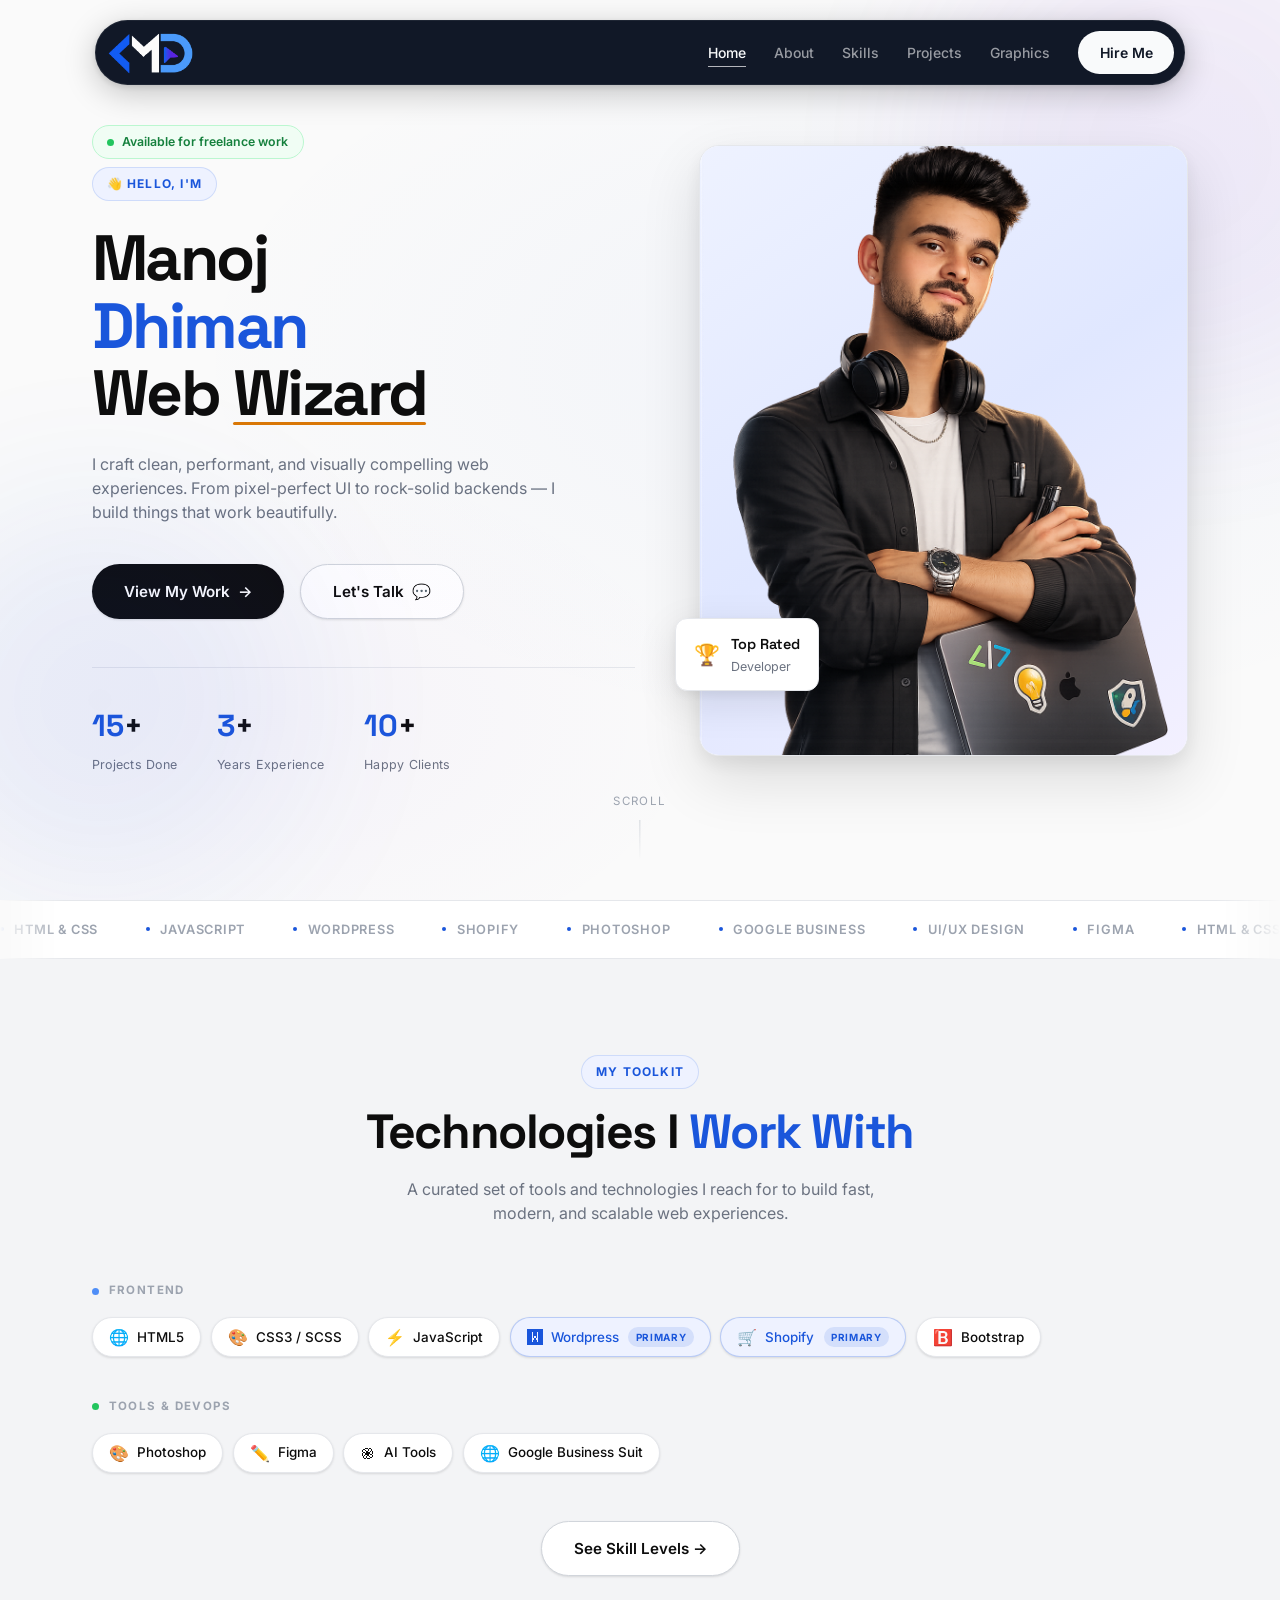
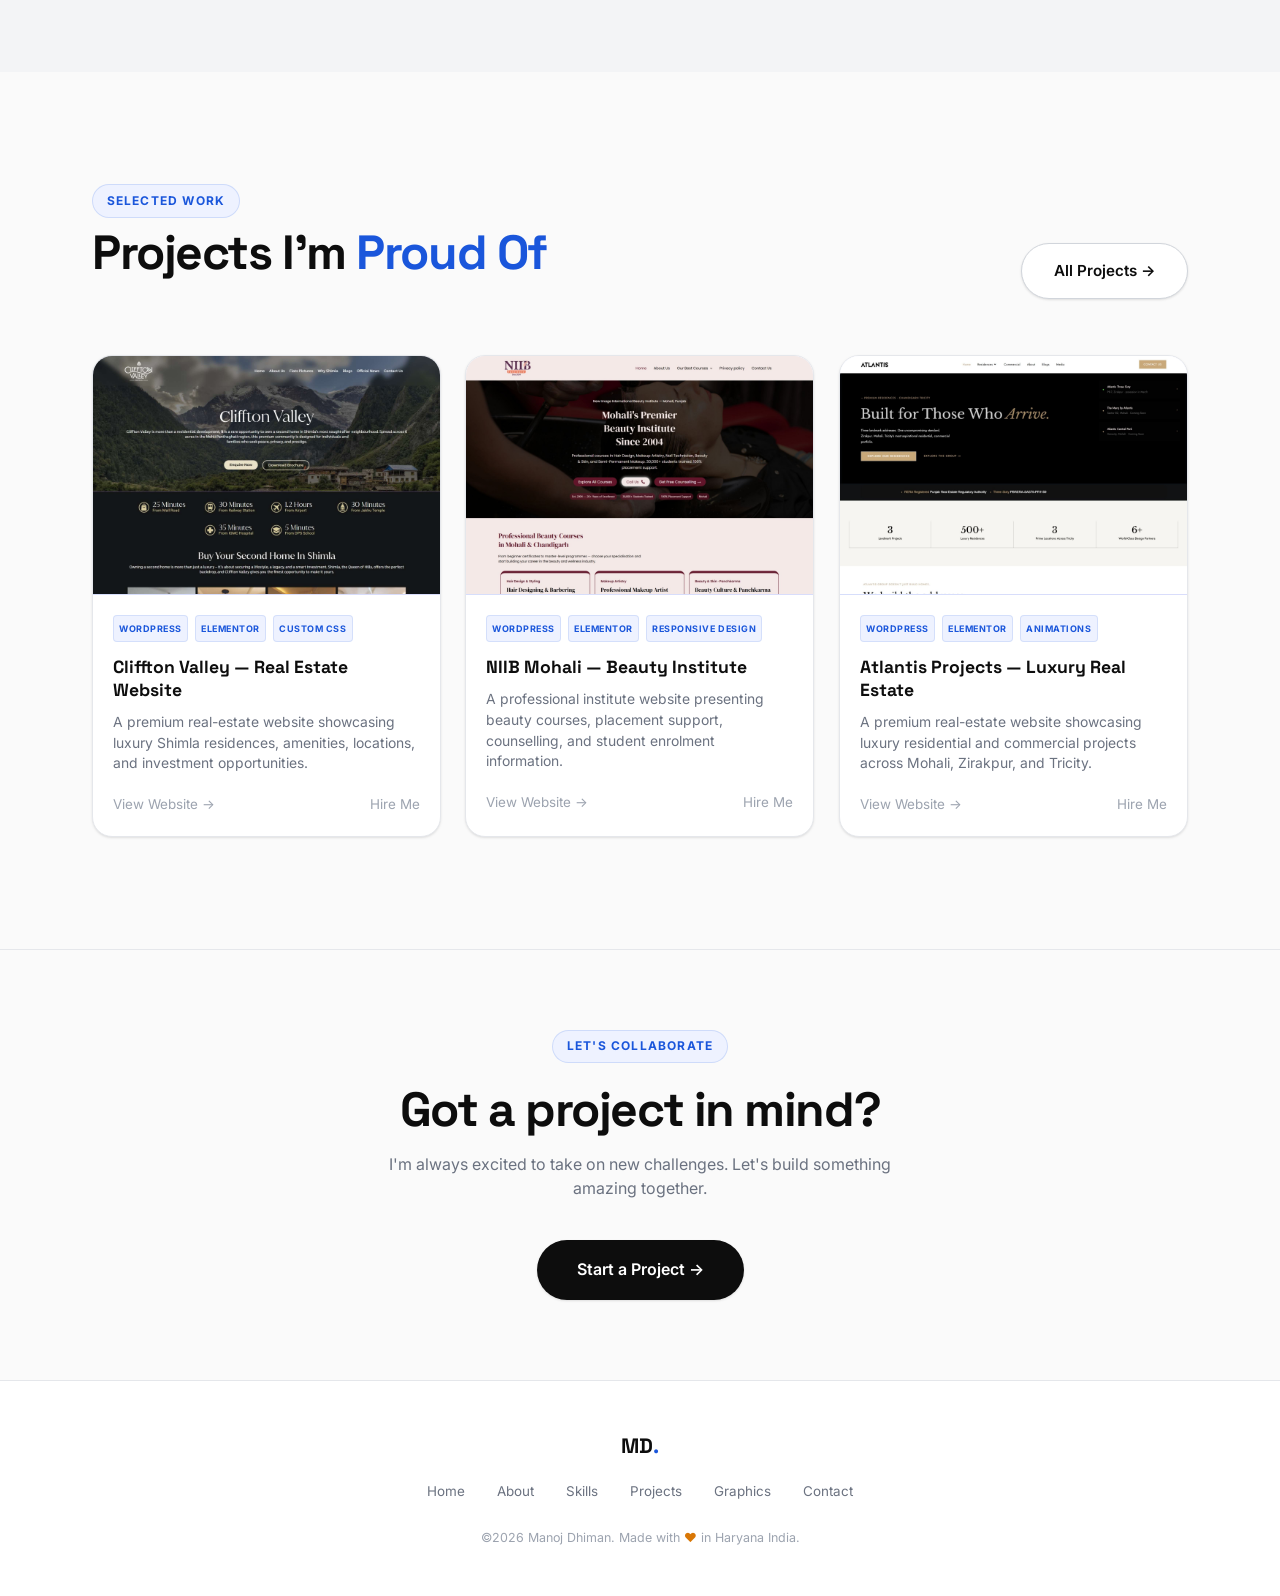
<file: index.html>
<!DOCTYPE html>
<html lang="en">
<head>
  <meta charset="UTF-8" />
  <meta name="viewport" content="width=device-width, initial-scale=1.0" />
  <title>Manoj Dhiman — Web Developer</title>
  <link rel="stylesheet" href="style.css" />
  <link rel="icon" href="data:image/svg+xml,<svg xmlns='http://www.w3.org/2000/svg' viewBox='0 0 100 100'><text y='.9em' font-size='90'>💻</text></svg>" />
</head>
<body>

<!-- NAVBAR -->
<nav class="navbar">
  <a class="nav-logo" href="index.html"><img src="White Logo.png" alt=""></a>
  <div class="nav-links">
    <a href="index.html">Home</a>
    <a href="about.html">About</a>
    <a href="skills.html">Skills</a>
    <a href="projects.html">Projects</a>
    <a href="graphics.html">Graphics</a>
    <a href="contact.html" class="nav-cta">Hire Me</a>
  </div>
  <div class="nav-hamburger" id="hamburger">
    <span></span><span></span><span></span>
  </div>
</nav>

<!-- MOBILE MENU -->
<div class="mobile-menu" id="mobileMenu">
  <a href="index.html">Home</a>
  <a href="about.html">About</a>
  <a href="skills.html">Skills</a>
  <a href="projects.html">Projects</a>
  <a href="graphics.html">Graphics</a>
  <a href="contact.html" class="nav-cta">Hire Me</a>
</div>

<!-- HERO -->
<section class="hero">
  <div class="orb orb-1"></div>
  <div class="orb orb-2"></div>
  <div class="container">
    <div class="hero-grid">
      <div class="hero-content">
        <div class="availability" data-reveal>
          <span class="availability-dot"></span>
          Available for freelance work
        </div>
        <div class="section-eyebrow hero-eyebrow" data-reveal data-reveal-delay="1">
          👋 Hello, I'm
        </div>
        <h1 class="hero-title" data-reveal data-reveal-delay="2">
          <span class="line">Manoj</span>
          <span class="line accent-word">Dhiman</span>
          <span class="line">Web <span class="underline-word">Wizard</span></span>
        </h1>
        <p class="hero-desc" data-reveal data-reveal-delay="3">
        I craft clean, performant, and visually compelling web experiences. From pixel-perfect UI to rock-solid backends — I build things that work beautifully.
        </p>
        <div class="hero-actions" data-reveal data-reveal-delay="4">
          <a href="projects.html" class="btn-primary">View My Work <span>→</span></a>
          <a href="contact.html" class="btn-secondary">Let's Talk <span>💬</span></a>
        </div>
        <div class="hero-stats" data-reveal data-reveal-delay="5">
          <div>
            <div class="stat-num"><span data-count="15">0</span>+</div>
            <div class="stat-label">Projects Done</div>
          </div>
          <div>
            <div class="stat-num"><span data-count="3">0</span>+</div>
            <div class="stat-label">Years Experience</div>
          </div>
          <div>
            <div class="stat-num"><span data-count="10">0</span>+</div>
            <div class="stat-label">Happy Clients</div>
          </div>
        </div>
      </div>

      <div class="hero-visual" data-reveal="right" data-reveal-delay="3">
        <div class="hero-card gradient-border">
          <div class="hero-avatar-wrap">
            <img src="Avatar.png" alt="">
          </div>
        </div>
        <div class="hero-floating-badge badge-2">
          <div class="badge-icon">🏆</div>
          <div class="badge-text">
            <strong>Top Rated</strong>
            Developer
          </div>
        </div>
      </div>
    </div>
  </div>
  <div class="hero-scroll-indicator">
    <span>Scroll</span>
    <div class="scroll-line"></div>
  </div>
</section>

<!-- MARQUEE -->
<div class="marquee-section">
  <div class="marquee-inner">
    <div class="marquee-track" aria-hidden>
      <span class="marquee-item"><span class="marquee-dot"></span>HTML &amp; CSS</span>
      <span class="marquee-item"><span class="marquee-dot"></span>JavaScript</span>
      <span class="marquee-item"><span class="marquee-dot"></span>Wordpress</span>
      <span class="marquee-item"><span class="marquee-dot"></span>Shopify</span>
      <span class="marquee-item"><span class="marquee-dot"></span>Photoshop</span>
      <span class="marquee-item"><span class="marquee-dot"></span>Google Business</span>
      <span class="marquee-item"><span class="marquee-dot"></span>UI/UX Design</span>
      <span class="marquee-item"><span class="marquee-dot"></span>Figma</span>
    </div>
    <div class="marquee-track" aria-hidden>
      <span class="marquee-item"><span class="marquee-dot"></span>HTML &amp; CSS</span>
      <span class="marquee-item"><span class="marquee-dot"></span>JavaScript</span>
      <span class="marquee-item"><span class="marquee-dot"></span>Wordpress</span>
      <span class="marquee-item"><span class="marquee-dot"></span>Shopify</span>
      <span class="marquee-item"><span class="marquee-dot"></span>Photoshop</span>
      <span class="marquee-item"><span class="marquee-dot"></span>Google Business</span>
      <span class="marquee-item"><span class="marquee-dot"></span>UI/UX Design</span>
      <span class="marquee-item"><span class="marquee-dot"></span>Figma</span>
    </div>
  </div>
</div>

<!-- TECH STACK SECTION -->
<section style="padding: 6rem 0; background: var(--bg-muted);">
  <div class="container">
    <div style="text-align: center; margin-bottom: 3.5rem;">
      <div class="section-eyebrow" style="margin: 0 auto 1rem;" data-reveal>My Toolkit</div>
      <h2 class="section-title" data-reveal data-reveal-delay="1">Technologies I <em>Work With</em></h2>
      <p class="section-sub" style="margin: 0 auto;" data-reveal data-reveal-delay="2">
        A curated set of tools and technologies I reach for to build fast, modern, and scalable web experiences.
      </p>
    </div>

    <!-- CATEGORY: FRONTEND -->
    <div class="tech-category" data-reveal>
      <div class="tech-category-label">
        <span class="tech-cat-dot" style="background: #4F8EF7;"></span>
        Frontend
      </div>
      <div class="tech-pills-row">
        <div class="tech-pill">
          <span class="tech-pill-icon">🌐</span>
          <span class="tech-pill-name">HTML5</span>
        </div>
        <div class="tech-pill">
          <span class="tech-pill-icon">🎨</span>
          <span class="tech-pill-name">CSS3 / SCSS</span>
        </div>
        <div class="tech-pill">
          <span class="tech-pill-icon">⚡</span>
          <span class="tech-pill-name">JavaScript</span>
        </div>
        <div class="tech-pill tech-pill--highlight">
          <span class="tech-pill-icon">🆆</span>
          <span class="tech-pill-name">Wordpress</span>
          <span class="tech-pill-badge">Primary</span>
        </div>
        <div class="tech-pill tech-pill--highlight">
          <span class="tech-pill-icon">🛒</span>
          <span class="tech-pill-name">Shopify</span>
          <span class="tech-pill-badge">Primary</span>
        </div>
        <div class="tech-pill">
          <span class="tech-pill-icon">🅱️</span>
          <span class="tech-pill-name">Bootstrap</span>
        </div>
      </div>
    </div>


    <!-- CATEGORY: TOOLS & DEVOPS -->
    <div class="tech-category" data-reveal data-reveal-delay="3">
      <div class="tech-category-label">
        <span class="tech-cat-dot" style="background: #22c55e;"></span>
        Tools & DevOps
      </div>
      <div class="tech-pills-row">
        <div class="tech-pill">
          <span class="tech-pill-icon">🎨</span>
          <span class="tech-pill-name">Photoshop</span>
        </div>
        <div class="tech-pill">
          <span class="tech-pill-icon">✏️</span>
          <span class="tech-pill-name">Figma</span>
        </div>
        <div class="tech-pill">
          <span class="tech-pill-icon">֎</span>
          <span class="tech-pill-name">AI Tools</span>
        </div>
        <div class="tech-pill">
          <span class="tech-pill-icon">🌐</span>
          <span class="tech-pill-name">Google Business Suit</span>
        </div>
      </div>
    </div>

    <!-- BOTTOM NOTE -->
    <div style="text-align: center; margin-top: 3rem;" data-reveal>
      <a href="skills.html" class="btn-secondary">See Skill Levels →</a>
    </div>
  </div>
</section>

<!-- FEATURED PROJECTS PREVIEW -->
<section>
  <div class="container">
    <div class="projects-header" data-reveal>
      <div>
        <div class="section-eyebrow">Selected Work</div>
        <h2 class="section-title">Projects I'm <em>Proud Of</em></h2>
      </div>
      <a href="projects.html" class="btn-secondary">All Projects →</a>
    </div>

    <div class="projects-grid">

      <div class="project-card" data-reveal data-reveal-delay="1">
        <div class="project-img">
          <img src="Project Images/Cliffton Valley.jpg" alt="">
        </div>
        <div class="project-body">
          <div class="project-tags">
            <span class="project-tag">Wordpress</span>
            <span class="project-tag">Elementor</span>
            <span class="project-tag">Custom Css</span>
          </div>
          <div class="project-title">Cliffton Valley — Real Estate Website</div>
          <p class="project-desc">A premium real-estate website showcasing luxury Shimla residences, amenities, locations, and investment opportunities.</p>
          <div class="project-footer">
            <div class="project-links">
              <a href="https://clifftonvalley.com/" target="_blank" class="project-arrow">View Website →</a>
              <a href="contact.html" class="project-arrow">Hire Me</a>
          </div>
          </div>
        </div>
      </div>

      <div class="project-card" data-reveal data-reveal-delay="1">
        <div class="project-img">
          <img src="Project Images/NIIB.jpg" alt="">
        </div>
        <div class="project-body">
          <div class="project-tags">
            <span class="project-tag">Wordpress</span>
            <span class="project-tag">Elementor</span>
            <span class="project-tag">Responsive Design</span>
          </div>
          <div class="project-title">NIIB Mohali — Beauty Institute</div>
          <p class="project-desc">A professional institute website presenting beauty courses, placement support, counselling, and student enrolment information.</p>
          <div class="project-footer">
            <div class="project-links">
              <a href="https://niibinstitutemohali.com/" target="_blank" class="project-arrow">View Website →</a>
              <a href="contact.html" class="project-arrow">Hire Me</a>
          </div>
          </div>
        </div>
      </div>

      <div class="project-card" data-reveal data-reveal-delay="1">
        <div class="project-img">
          <img src="Project Images/Atlantis Projects.jpg" alt="">
        </div>
        <div class="project-body">
          <div class="project-tags">
            <span class="project-tag">Wordpress</span>
            <span class="project-tag">Elementor</span>
            <span class="project-tag">Animations</span>
          </div>
          <div class="project-title">Atlantis Projects — Luxury Real Estate</div>
          <p class="project-desc">A premium real-estate website showcasing luxury residential and commercial projects across Mohali, Zirakpur, and Tricity.</p>
          <div class="project-footer">
            <div class="project-links">
              <a href="https://atlantisprojects.in/" target="_blank" class="project-arrow">View Website →</a>
              <a href="contact.html" class="project-arrow">Hire Me</a>
          </div>
          </div>
        </div>
      </div>

      
    </div>
  </div>
</section>

<!-- CTA STRIP -->
<section style="padding: 5rem 0; border-top: 1px solid var(--border);">
  <div class="container" style="text-align: center;" data-reveal>
    <div class="section-eyebrow" style="margin: 0 auto 1.2rem;">Let's Collaborate</div>
    <h2 class="section-title" style="margin-bottom: 1rem;">Got a project in mind?</h2>
    <p class="section-sub" style="margin: 0 auto 2.5rem;">I'm always excited to take on new challenges. Let's build something amazing together.</p>
    <a href="contact.html" class="btn-primary" style="font-size: 1rem; padding: 1rem 2.5rem;">Start a Project →</a>
  </div>
</section>

<!-- FOOTER -->
<footer>
  <div class="container">
    <div class="footer-logo">MD<span>.</span></div>
    <div class="footer-links">
      <a href="index.html">Home</a>
      <a href="about.html">About</a>
      <a href="skills.html">Skills</a>
      <a href="projects.html">Projects</a>
      <a href="graphics.html">Graphics</a>
      <a href="contact.html">Contact</a>
    </div>
    <p class="footer-copy">©2026 Manoj Dhiman. Made with <span>♥</span> in Haryana India.</p>
  </div>
</footer>

<script src="main.js"></script>
</body>
</html>
</file>
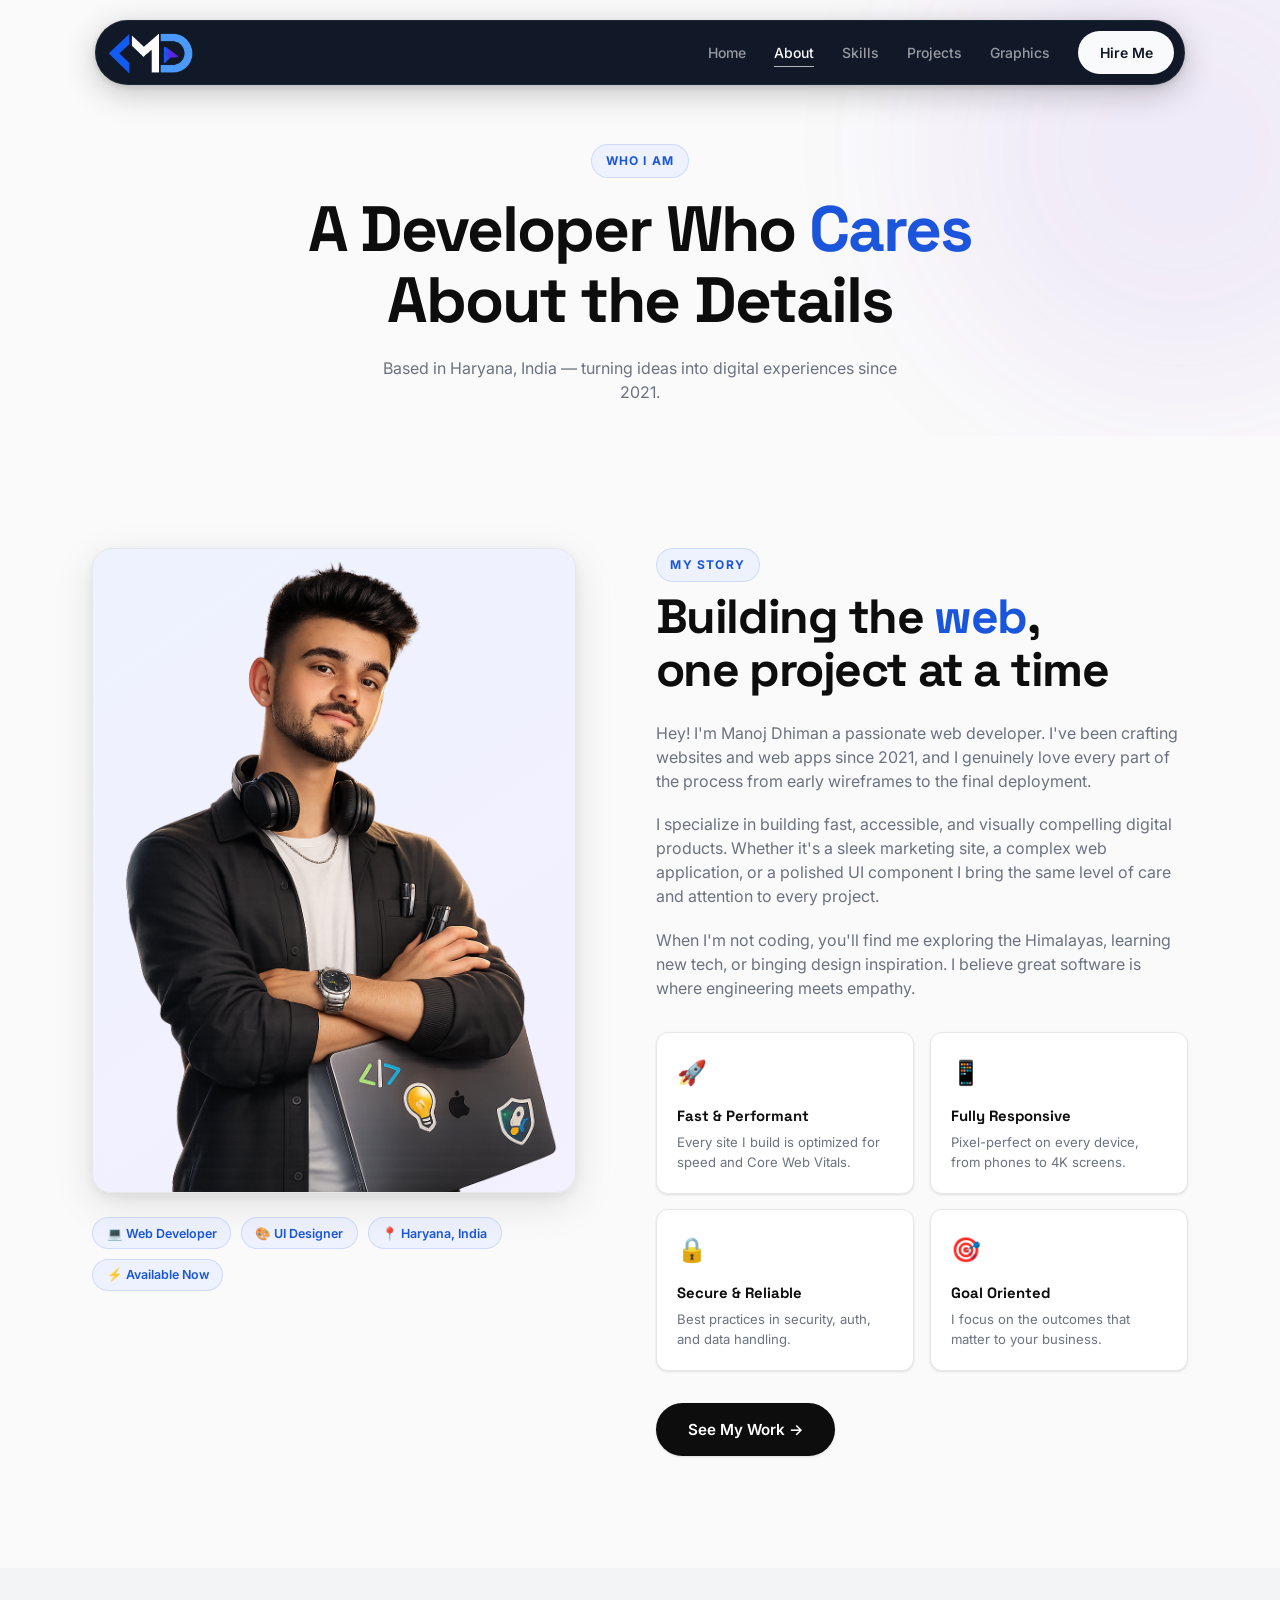
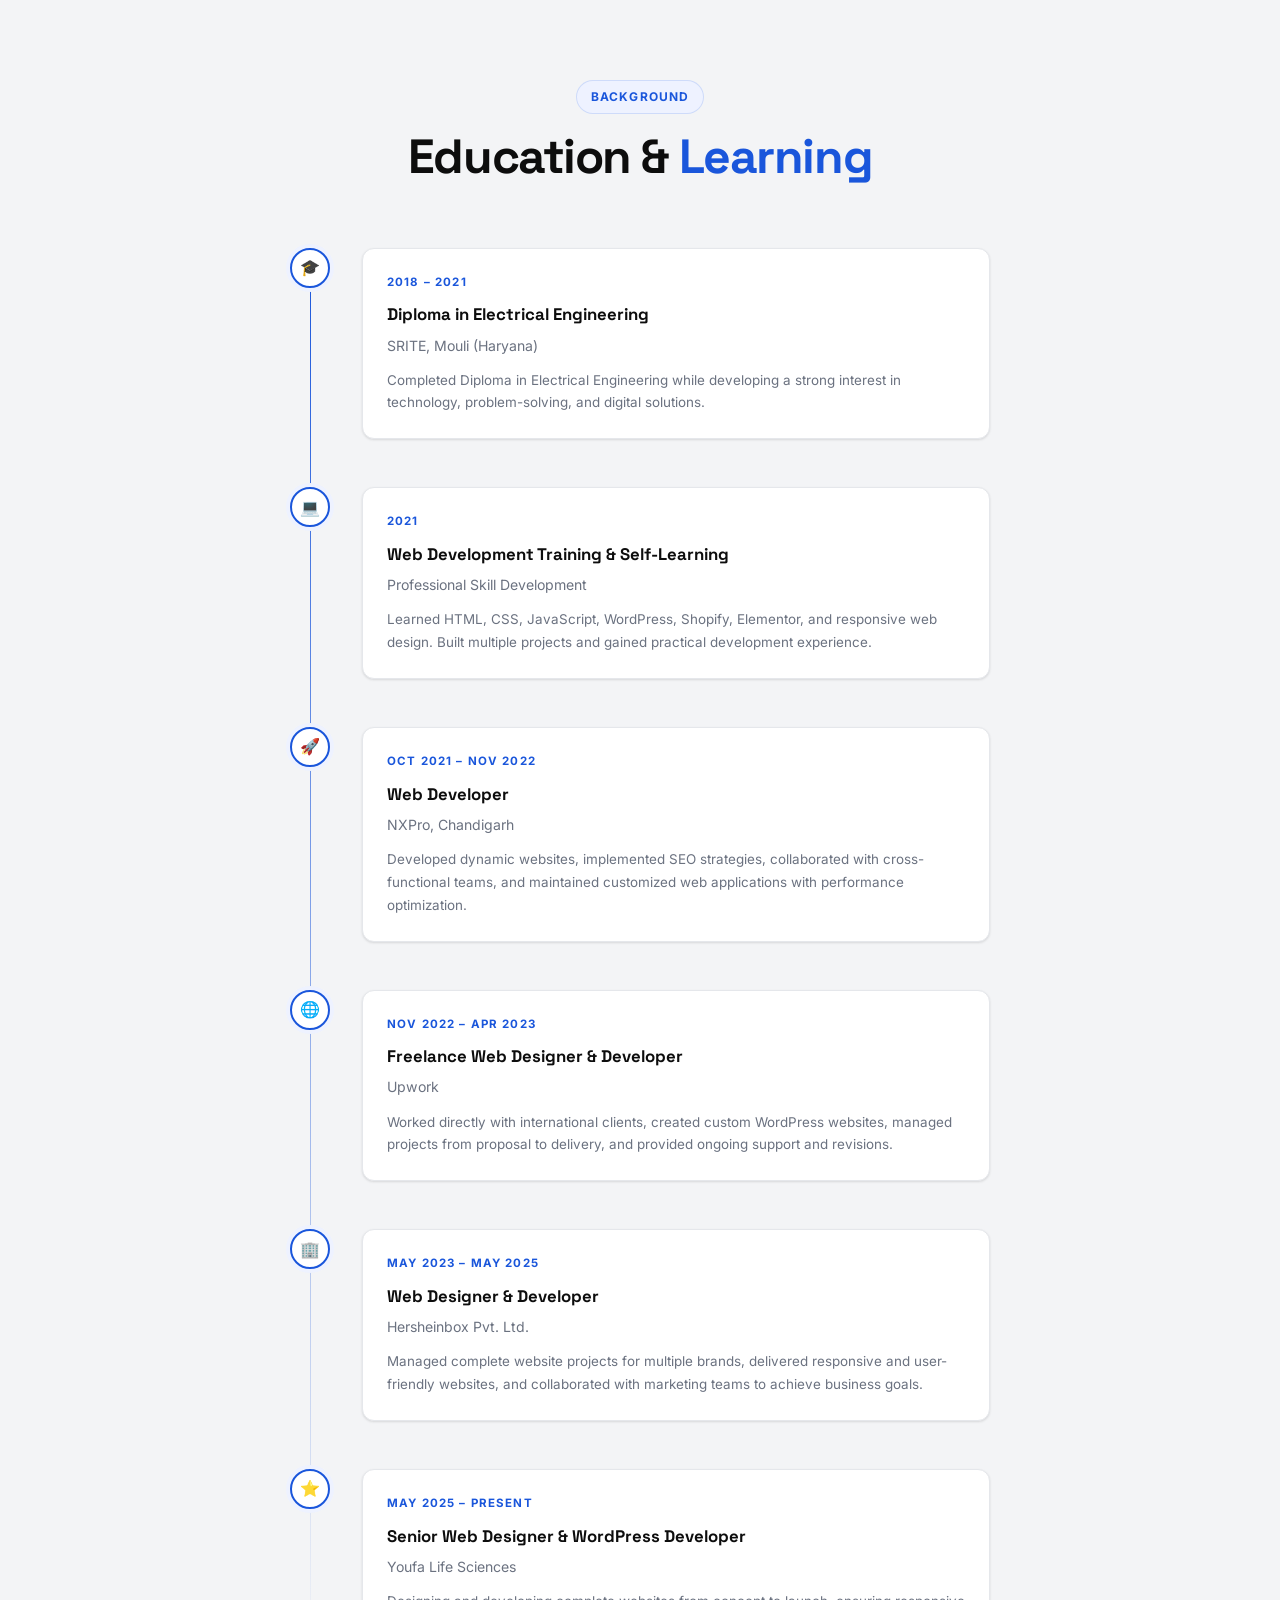
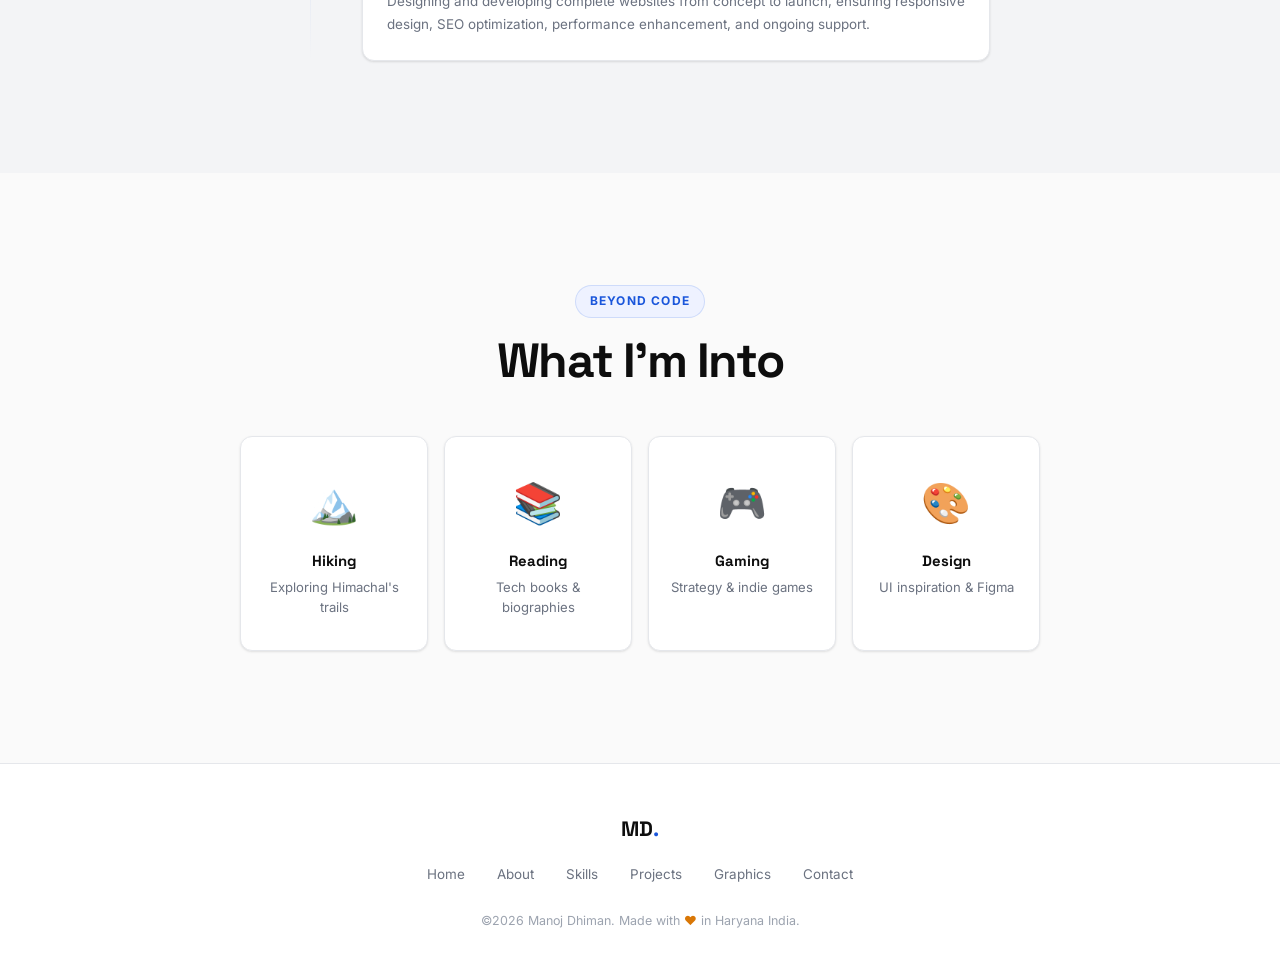
<file: about.html>
<!DOCTYPE html>
<html lang="en">
<head>
  <meta charset="UTF-8" />
  <meta name="viewport" content="width=device-width, initial-scale=1.0" />
  <title>About — Manoj Dhiman</title>
  <link rel="stylesheet" href="style.css" />
</head>
<body>
<div class="cursor"></div>
<div class="cursor-follower"></div>

<!-- NAVBAR -->
<nav class="navbar">
  <a class="nav-logo" href="index.html"><img src="White Logo.png" alt=""></a>
  <div class="nav-links">
    <a href="index.html">Home</a>
    <a href="about.html">About</a>
    <a href="skills.html">Skills</a>
    <a href="projects.html">Projects</a>
    <a href="graphics.html">Graphics</a>
    <a href="contact.html" class="nav-cta">Hire Me</a>
  </div>
  <div class="nav-hamburger" id="hamburger">
    <span></span><span></span><span></span>
  </div>
</nav>

<!-- MOBILE MENU -->
<div class="mobile-menu" id="mobileMenu">
  <a href="index.html">Home</a>
  <a href="about.html">About</a>
  <a href="skills.html">Skills</a>
  <a href="projects.html">Projects</a>
  <a href="graphics.html">Graphics</a>
  <a href="contact.html" class="nav-cta">Hire Me</a>
</div>

<!-- PAGE HERO -->
<section style="padding-top: 9rem; padding-bottom: 2rem; position: relative; overflow: hidden;">
  <div class="orb orb-1"></div>
  <div class="container" style="text-align: center;">
    <div class="section-eyebrow" style="margin: 0 auto 1rem;" data-reveal>Who I Am</div>
    <h1 class="section-title" style="font-size: clamp(2.5rem,5vw,4rem);" data-reveal data-reveal-delay="1">
      A Developer Who <em>Cares</em><br>About the Details
    </h1>
    <p class="section-sub" style="margin: 0 auto;" data-reveal data-reveal-delay="2">
      Based in Haryana, India — turning ideas into digital experiences since 2021.
    </p>
  </div>
</section>

<!-- ABOUT MAIN -->
<section>
  <div class="container">
    <div class="about-grid">
      <div class="about-img-wrap" data-reveal="left">
        <div class="about-img">
          <img src="Avatar.png" alt="">
        </div>
        <div class="about-tag-row">
          <span class="about-tag">💻 Web Developer</span>
          <span class="about-tag">🎨 UI Designer</span>
          <span class="about-tag">📍 Haryana, India</span>
          <span class="about-tag">⚡ Available Now</span>
        </div>
      </div>

      <div class="about-content">
        <div class="section-eyebrow" data-reveal>My Story</div>
        <h2 class="section-title" data-reveal data-reveal-delay="1">
          Building the <em>web</em>,<br>one project at a time
        </h2>
        <p class="about-para" data-reveal data-reveal-delay="2">
            Hey! I'm Manoj Dhiman a passionate web developer. I've been crafting websites and web apps since 2021, and I genuinely love every part of the process from early wireframes to the final deployment.
        </p>
        <p class="about-para" data-reveal data-reveal-delay="3">
        I specialize in building fast, accessible, and visually compelling digital products. Whether it's a sleek marketing site, a complex web application, or a polished UI component I bring the same level of care and attention to every project.        </p>
        <p class="about-para" data-reveal data-reveal-delay="4">
        When I'm not coding, you'll find me exploring the Himalayas, learning new tech, or binging design inspiration. I believe great software is where engineering meets empathy.        </p>

        <div class="about-highlights" data-reveal data-reveal-delay="5">
          <div class="highlight-card">
            <div class="highlight-icon">🚀</div>
            <div class="highlight-title">Fast & Performant</div>
            <div class="highlight-text">Every site I build is optimized for speed and Core Web Vitals.</div>
          </div>
          <div class="highlight-card">
            <div class="highlight-icon">📱</div>
            <div class="highlight-title">Fully Responsive</div>
            <div class="highlight-text">Pixel-perfect on every device, from phones to 4K screens.</div>
          </div>
          <div class="highlight-card">
            <div class="highlight-icon">🔒</div>
            <div class="highlight-title">Secure & Reliable</div>
            <div class="highlight-text">Best practices in security, auth, and data handling.</div>
          </div>
          <div class="highlight-card">
            <div class="highlight-icon">🎯</div>
            <div class="highlight-title">Goal Oriented</div>
            <div class="highlight-text">I focus on the outcomes that matter to your business.</div>
          </div>
        </div>

        <div style="display: flex; gap: 1rem; flex-wrap: wrap; margin-top: 2rem;" data-reveal>
          <a href="projects.html" class="btn-primary">See My Work →</a>
        </div>
      </div>
    </div>
  </div>
</section>

<!-- EDUCATION -->
<section class="education-section">
  <div class="container">
    <div style="text-align: center; margin-bottom: 4rem;">
      <div class="section-eyebrow" style="margin: 0 auto 1rem;" data-reveal>Background</div>
      <h2 class="section-title" data-reveal data-reveal-delay="1">Education & <em>Learning</em></h2>
    </div>

    <div class="edu-timeline">

        <div class="edu-item" data-reveal>
          <div class="edu-dot">🎓</div>
          <div class="edu-content">
          <div class="edu-year">2018 – 2021</div>
          <div class="edu-degree">Diploma in Electrical Engineering</div>
          <div class="edu-school">SRITE, Mouli (Haryana)</div>
          <div class="edu-desc">
          Completed Diploma in Electrical Engineering while developing a strong interest in technology, problem-solving, and digital solutions.
          </div>
          </div>
        </div>

        <div class="edu-item" data-reveal data-reveal-delay="1">
          <div class="edu-dot">💻</div>
          <div class="edu-content">
          <div class="edu-year">2021</div>
          <div class="edu-degree">Web Development Training & Self-Learning</div>
          <div class="edu-school">Professional Skill Development</div>
          <div class="edu-desc">
          Learned HTML, CSS, JavaScript, WordPress, Shopify, Elementor, and responsive web design. Built multiple projects and gained practical development experience.
          </div>
          </div>
        </div>

        <div class="edu-item" data-reveal data-reveal-delay="2">
        <div class="edu-dot">🚀</div>
        <div class="edu-content">
        <div class="edu-year">Oct 2021 – Nov 2022</div>
        <div class="edu-degree">Web Developer</div>
        <div class="edu-school">NXPro, Chandigarh</div>
        <div class="edu-desc">
        Developed dynamic websites, implemented SEO strategies, collaborated with cross-functional teams, and maintained customized web applications with performance optimization.
        </div>
        </div>
        </div>

        <div class="edu-item" data-reveal data-reveal-delay="3">
        <div class="edu-dot">🌐</div>
        <div class="edu-content">
        <div class="edu-year">Nov 2022 – Apr 2023</div>
        <div class="edu-degree">Freelance Web Designer & Developer</div>
        <div class="edu-school">Upwork</div>
        <div class="edu-desc">
        Worked directly with international clients, created custom WordPress websites, managed projects from proposal to delivery, and provided ongoing support and revisions.
        </div>
        </div>
        </div>

        <div class="edu-item" data-reveal data-reveal-delay="4">
        <div class="edu-dot">🏢</div>
        <div class="edu-content">
        <div class="edu-year">May 2023 – May 2025</div>
        <div class="edu-degree">Web Designer & Developer</div>
        <div class="edu-school">Hersheinbox Pvt. Ltd.</div>
        <div class="edu-desc">
        Managed complete website projects for multiple brands, delivered responsive and user-friendly websites, and collaborated with marketing teams to achieve business goals.
        </div>
        </div>
        </div>

        <div class="edu-item" data-reveal data-reveal-delay="5">
        <div class="edu-dot">⭐</div>
        <div class="edu-content">
        <div class="edu-year">May 2025 – Present</div>
        <div class="edu-degree">Senior Web Designer & WordPress Developer</div>
        <div class="edu-school">Youfa Life Sciences</div>
        <div class="edu-desc">
        Designing and developing complete websites from concept to launch, ensuring responsive design, SEO optimization, performance enhancement, and ongoing support.
        </div>
        </div>
        </div>
        </div>
    </div>
  </div>
</section>

<!-- INTERESTS -->
<section>
  <div class="container" style="text-align: center;">
    <div class="section-eyebrow" style="margin: 0 auto 1rem;" data-reveal>Beyond Code</div>
    <h2 class="section-title" data-reveal data-reveal-delay="1">What I'm Into</h2>
    <div style="display: grid; grid-template-columns: repeat(auto-fit, minmax(180px, 1fr)); gap: 1rem; margin-top: 3rem; max-width: 800px; margin-left: auto; margin-right: auto;">
      <div class="highlight-card" data-reveal data-reveal-delay="1" style="text-align: center; padding: 2rem 1rem;">
        <div style="font-size: 2.5rem; margin-bottom: 0.7rem;">🏔️</div>
        <div class="highlight-title">Hiking</div>
        <div class="highlight-text">Exploring Himachal's trails</div>
      </div>
      <div class="highlight-card" data-reveal data-reveal-delay="2" style="text-align: center; padding: 2rem 1rem;">
        <div style="font-size: 2.5rem; margin-bottom: 0.7rem;">📚</div>
        <div class="highlight-title">Reading</div>
        <div class="highlight-text">Tech books & biographies</div>
      </div>
      <div class="highlight-card" data-reveal data-reveal-delay="3" style="text-align: center; padding: 2rem 1rem;">
        <div style="font-size: 2.5rem; margin-bottom: 0.7rem;">🎮</div>
        <div class="highlight-title">Gaming</div>
        <div class="highlight-text">Strategy & indie games</div>
      </div>
      <div class="highlight-card" data-reveal data-reveal-delay="4" style="text-align: center; padding: 2rem 1rem;">
        <div style="font-size: 2.5rem; margin-bottom: 0.7rem;">🎨</div>
        <div class="highlight-title">Design</div>
        <div class="highlight-text">UI inspiration & Figma</div>
      </div>
    </div>
  </div>
</section>

<footer>
  <div class="container">
    <div class="footer-logo">MD<span>.</span></div>
    <div class="footer-links">
      <a href="index.html">Home</a>
      <a href="about.html">About</a>
      <a href="skills.html">Skills</a>
      <a href="projects.html">Projects</a>
      <a href="graphics.html">Graphics</a>
      <a href="contact.html">Contact</a>
    </div>
    <p class="footer-copy">©2026 Manoj Dhiman. Made with <span>♥</span> in Haryana India.</p>
  </div>
</footer>

<script src="main.js"></script>
</body>
</html>
</file>
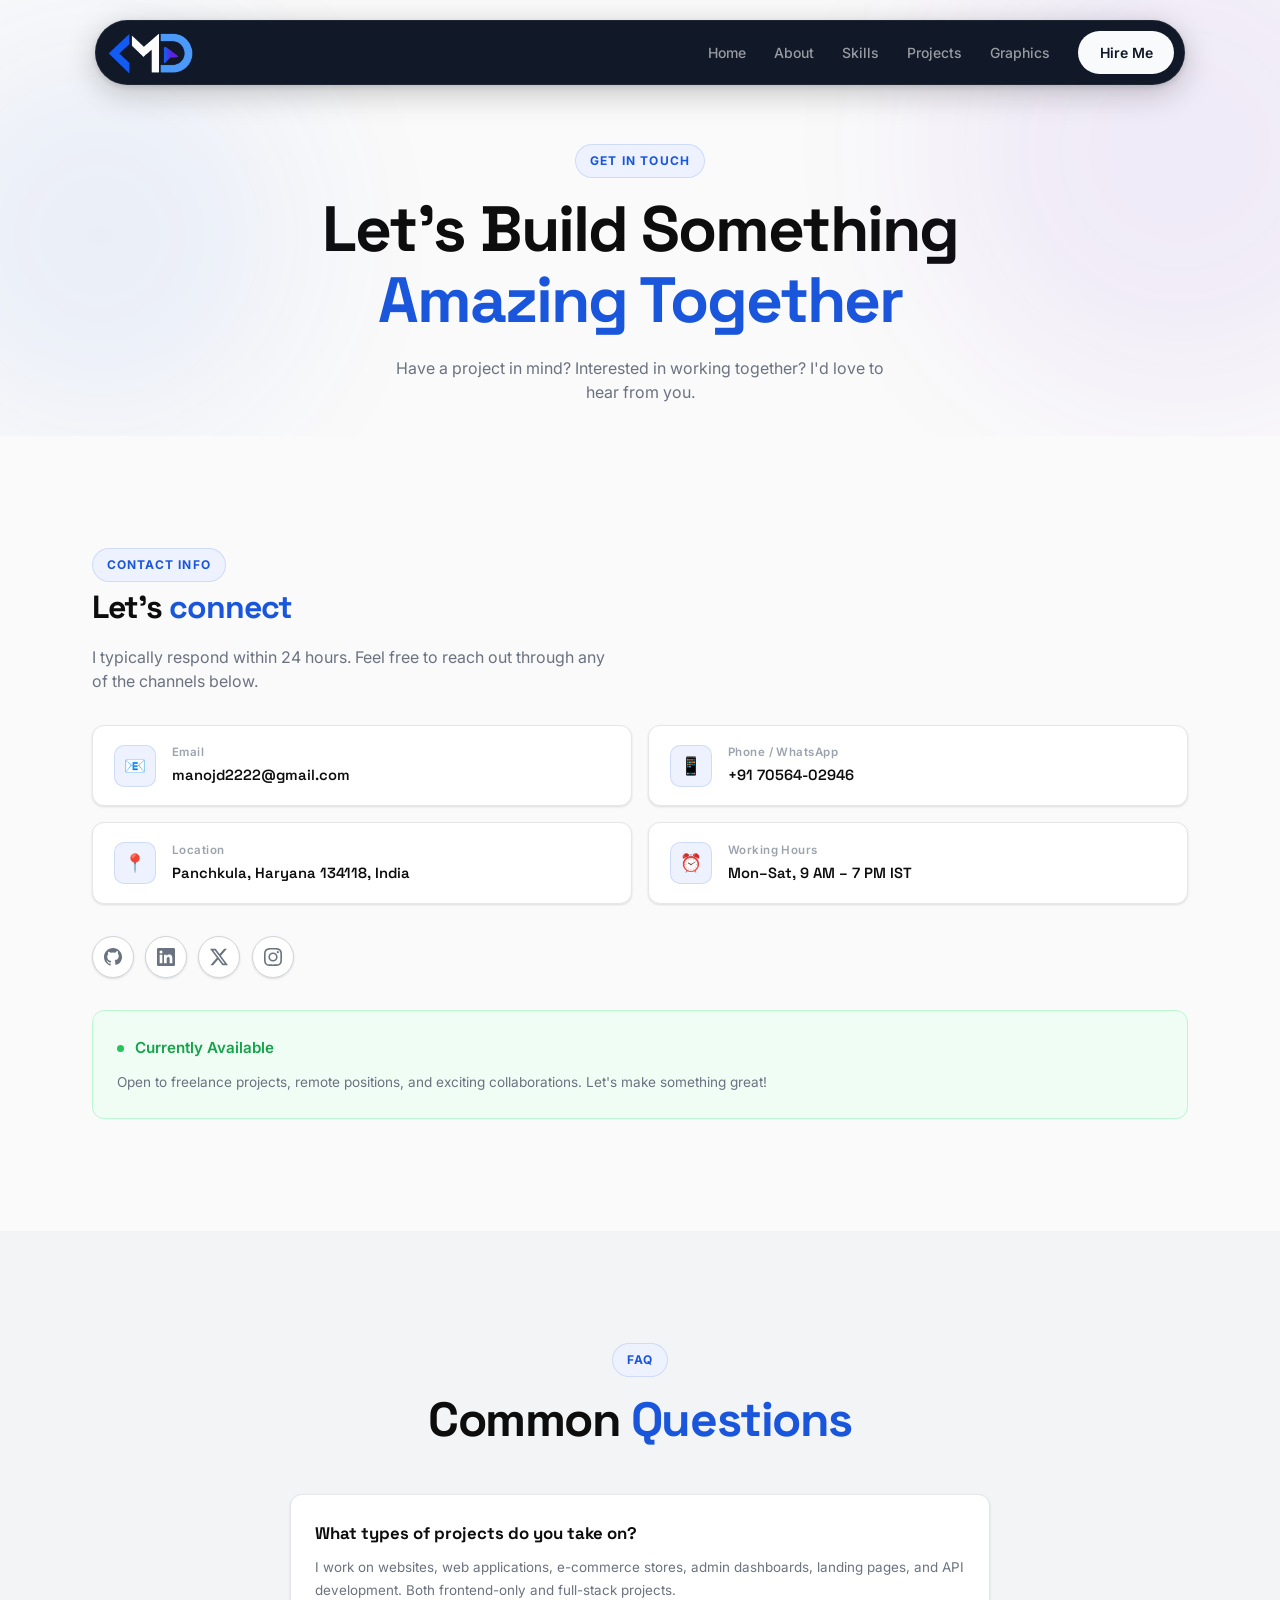
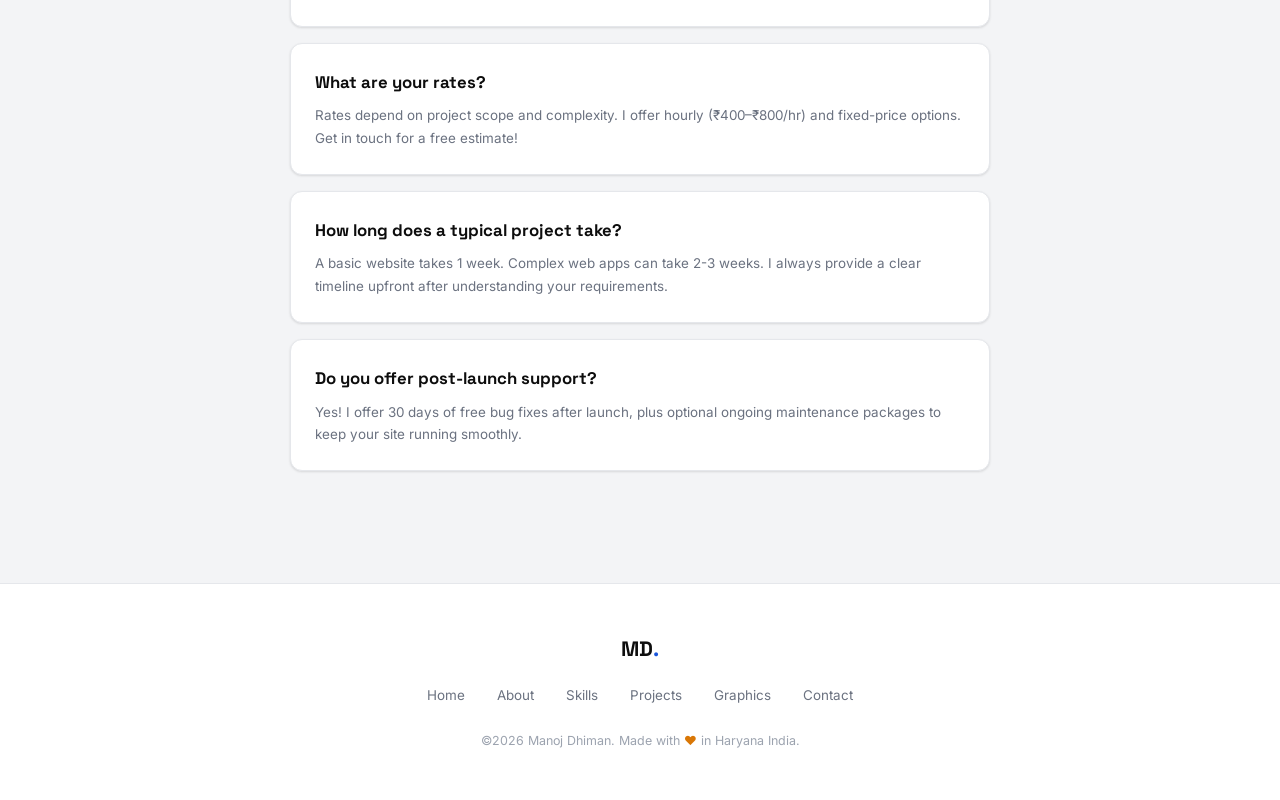
<file: contact.html>
<!DOCTYPE html>
<html lang="en">
<head>
  <meta charset="UTF-8" />
  <meta name="viewport" content="width=device-width, initial-scale=1.0" />
  <title>Contact — Manoj Dhiman</title>
  <link rel="stylesheet" href="style.css" />
</head>
<body>
<div class="cursor"></div>
<div class="cursor-follower"></div>

<!-- NAVBAR -->
<nav class="navbar">
  <a class="nav-logo" href="index.html"><img src="White Logo.png" alt=""></a>
  <div class="nav-links">
    <a href="index.html">Home</a>
    <a href="about.html">About</a>
    <a href="skills.html">Skills</a>
    <a href="projects.html">Projects</a>
    <a href="graphics.html">Graphics</a>
    <a href="contact.html" class="nav-cta">Hire Me</a>
  </div>
  <div class="nav-hamburger" id="hamburger">
    <span></span><span></span><span></span>
  </div>
</nav>

<!-- MOBILE MENU -->
<div class="mobile-menu" id="mobileMenu">
  <a href="index.html">Home</a>
  <a href="about.html">About</a>
  <a href="skills.html">Skills</a>
  <a href="projects.html">Projects</a>
  <a href="graphics.html">Graphics</a>
  <a href="contact.html" class="nav-cta">Hire Me</a>
</div>

<!-- HERO -->
<section style="padding-top: 9rem; padding-bottom: 2rem; position: relative; overflow: hidden;">
  <div class="orb orb-1"></div>
  <div class="orb orb-2"></div>
  <div class="container" style="text-align: center;">
    <div class="section-eyebrow" style="margin: 0 auto 1rem;" data-reveal>Get In Touch</div>
    <h1 class="section-title" style="font-size: clamp(2.5rem,5vw,4rem);" data-reveal data-reveal-delay="1">
      Let's Build Something<br><em>Amazing Together</em>
    </h1>
    <p class="section-sub" style="margin: 0 auto;" data-reveal data-reveal-delay="2">
      Have a project in mind? Interested in working together? I'd love to hear from you.
    </p>
  </div>
</section>

<!-- CONTACT SECTION -->
<section>
  <div class="container">
    <div class="contact-grid">
      <!-- LEFT INFO -->
      <div>
        <div class="section-eyebrow" data-reveal>Contact Info</div>
        <h2 class="section-title" style="font-size: 2rem;" data-reveal data-reveal-delay="1">
          Let's <em>connect</em>
        </h2>
        <p class="section-sub" data-reveal data-reveal-delay="2">
          I typically respond within 24 hours. Feel free to reach out through any of the channels below.
        </p>

        <div class="contact-info-cards" data-reveal data-reveal-delay="3">
          <div class="contact-info-card">
            <div class="contact-info-icon">📧</div>
            <div>
              <div class="contact-info-label">Email</div>
              <div class="contact-info-val">manojd2222@gmail.com</div>
            </div>
          </div>
          <div class="contact-info-card">
            <div class="contact-info-icon">📱</div>
            <div>
              <div class="contact-info-label">Phone / WhatsApp</div>
              <div class="contact-info-val">+91 70564-02946</div>
            </div>
          </div>
          <div class="contact-info-card">
            <div class="contact-info-icon">📍</div>
            <div>
              <div class="contact-info-label">Location</div>
              <div class="contact-info-val">Panchkula, Haryana 134118, India</div>
            </div>
          </div>
          <div class="contact-info-card">
            <div class="contact-info-icon">⏰</div>
            <div>
              <div class="contact-info-label">Working Hours</div>
              <div class="contact-info-val">Mon–Sat, 9 AM – 7 PM IST</div>
            </div>
          </div>
        </div>

        <div class="contact-socials" data-reveal data-reveal-delay="4">
          <a href="#" class="social-btn" title="GitHub">
            <svg width="18" height="18" viewBox="0 0 24 24" fill="currentColor"><path d="M12 0C5.37 0 0 5.37 0 12c0 5.3 3.44 9.8 8.2 11.38.6.1.82-.26.82-.57v-2c-3.34.73-4.04-1.6-4.04-1.6-.54-1.38-1.33-1.75-1.33-1.75-1.09-.74.08-.73.08-.73 1.2.08 1.84 1.24 1.84 1.24 1.07 1.83 2.8 1.3 3.48 1 .1-.78.42-1.3.76-1.6-2.67-.3-5.47-1.33-5.47-5.93 0-1.31.47-2.38 1.24-3.22-.14-.3-.54-1.52.1-3.18 0 0 1.01-.32 3.3 1.23a11.5 11.5 0 0 1 6 0C17.3 3.7 18.3 4 18.3 4c.64 1.66.24 2.88.12 3.18.77.84 1.23 1.91 1.23 3.22 0 4.61-2.8 5.63-5.48 5.92.43.37.81 1.1.81 2.22v3.29c0 .32.2.68.82.57C20.56 21.8 24 17.3 24 12c0-6.63-5.37-12-12-12z"/></svg>
          </a>
          <a href="#" class="social-btn" title="LinkedIn">
            <svg width="18" height="18" viewBox="0 0 24 24" fill="currentColor"><path d="M20.45 20.45h-3.56v-5.57c0-1.33-.02-3.04-1.85-3.04-1.85 0-2.14 1.45-2.14 2.94v5.67H9.34V9h3.41v1.56h.05c.48-.9 1.64-1.85 3.37-1.85 3.6 0 4.27 2.37 4.27 5.45v6.3zM5.34 7.43a2.06 2.06 0 1 1 0-4.12 2.06 2.06 0 0 1 0 4.12zm1.78 13.02H3.56V9h3.56v11.45zM22.22 0H1.77C.79 0 0 .77 0 1.73v20.54C0 23.23.79 24 1.77 24h20.45C23.2 24 24 23.23 24 22.27V1.73C24 .77 23.2 0 22.22 0z"/></svg>
          </a>
          <a href="#" class="social-btn" title="Twitter / X">
            <svg width="18" height="18" viewBox="0 0 24 24" fill="currentColor"><path d="M18.9 1.15h3.68l-8.04 9.2L24 22.85h-7.4l-5.8-7.58-6.63 7.58H.5l8.6-9.83L0 1.15h7.59l5.24 6.93 6.07-6.93zm-1.3 19.4h2.04L6.53 3.24H4.34l13.26 17.3z"/></svg>
          </a>
          <a href="#" class="social-btn" title="Instagram">
            <svg width="18" height="18" viewBox="0 0 24 24" fill="currentColor"><path d="M12 2.16c3.2 0 3.58.01 4.85.07 3.25.15 4.77 1.69 4.92 4.92.06 1.27.07 1.65.07 4.85 0 3.2-.01 3.58-.07 4.85-.15 3.23-1.66 4.77-4.92 4.92-1.27.06-1.64.07-4.85.07-3.2 0-3.58-.01-4.85-.07-3.26-.15-4.77-1.7-4.92-4.92C2.17 15.58 2.16 15.2 2.16 12c0-3.2.01-3.58.07-4.85.15-3.23 1.67-4.77 4.92-4.92C8.42 2.17 8.8 2.16 12 2.16zm0-2.16C8.74 0 8.33.01 7.05.07 2.7.27.27 2.7.07 7.05.01 8.33 0 8.74 0 12c0 3.26.01 3.67.07 4.95.2 4.36 2.62 6.78 6.98 6.98C8.33 23.99 8.74 24 12 24c3.26 0 3.67-.01 4.95-.07 4.35-.2 6.78-2.62 6.98-6.98.06-1.28.07-1.69.07-4.95 0-3.26-.01-3.67-.07-4.95C23.73 2.71 21.31.27 16.95.07 15.67.01 15.26 0 12 0zm0 5.84a6.16 6.16 0 1 0 0 12.32A6.16 6.16 0 0 0 12 5.84zM12 16a4 4 0 1 1 0-8 4 4 0 0 1 0 8zm6.4-11.85a1.44 1.44 0 1 0 0 2.88 1.44 1.44 0 0 0 0-2.88z"/></svg>
          </a>
        </div>

        <!-- AVAILABILITY CARD -->
        <div style="background: #F0FDF4; border: 1px solid #BBF7D0; border-radius: var(--radius); padding: 1.5rem; margin-top: 2rem;" data-reveal data-reveal-delay="5">
          <div style="display: flex; align-items: center; gap: 0.7rem; margin-bottom: 0.7rem;">
            <div class="availability-dot"></div>
            <span style="font-weight: 600; font-size: 0.95rem; color: #16A34A;">Currently Available</span>
          </div>
          <p style="font-size: 0.85rem; color: var(--text-muted); line-height: 1.6;">
            Open to freelance projects, remote positions, and exciting collaborations. Let's make something great!
          </p>
        </div>
      </div>

    </div>
  </div>
</section>

<!-- FAQ STRIP -->
<section class="education-section">
  <div class="container">
    <div style="text-align: center; margin-bottom: 3rem;">
      <div class="section-eyebrow" style="margin: 0 auto 1rem;" data-reveal>FAQ</div>
      <h2 class="section-title" data-reveal data-reveal-delay="1">Common <em>Questions</em></h2>
    </div>
    <div style="max-width: 700px; margin: 0 auto; display: flex; flex-direction: column; gap: 1rem;">
      <div class="edu-content" data-reveal>
        <div class="edu-degree" style="margin-bottom: 0.5rem;">What types of projects do you take on?</div>
        <div class="edu-desc">I work on websites, web applications, e-commerce stores, admin dashboards, landing pages, and API development. Both frontend-only and full-stack projects.</div>
      </div>
      <div class="edu-content" data-reveal data-reveal-delay="1">
        <div class="edu-degree" style="margin-bottom: 0.5rem;">What are your rates?</div>
        <div class="edu-desc">Rates depend on project scope and complexity. I offer hourly (₹400–₹800/hr) and fixed-price options. Get in touch for a free estimate!</div>
      </div>
      <div class="edu-content" data-reveal data-reveal-delay="2">
        <div class="edu-degree" style="margin-bottom: 0.5rem;">How long does a typical project take?</div>
        <div class="edu-desc">A basic website takes 1 week. Complex web apps can take 2-3 weeks. I always provide a clear timeline upfront after understanding your requirements.</div>
      </div>
      <div class="edu-content" data-reveal data-reveal-delay="3">
        <div class="edu-degree" style="margin-bottom: 0.5rem;">Do you offer post-launch support?</div>
        <div class="edu-desc">Yes! I offer 30 days of free bug fixes after launch, plus optional ongoing maintenance packages to keep your site running smoothly.</div>
      </div>
    </div>
  </div>
</section>

<footer>
  <div class="container">
    <div class="footer-logo">MD<span>.</span></div>
    <div class="footer-links">
      <a href="index.html">Home</a>
      <a href="about.html">About</a>
      <a href="skills.html">Skills</a>
      <a href="projects.html">Projects</a>
      <a href="graphics.html">Graphics</a>
      <a href="contact.html">Contact</a>
    </div>
    <p class="footer-copy">©2026 Manoj Dhiman. Made with <span>♥</span> in Haryana India.</p>
  </div>
</footer>

<script src="main.js"></script>
</body>
</html>
</file>
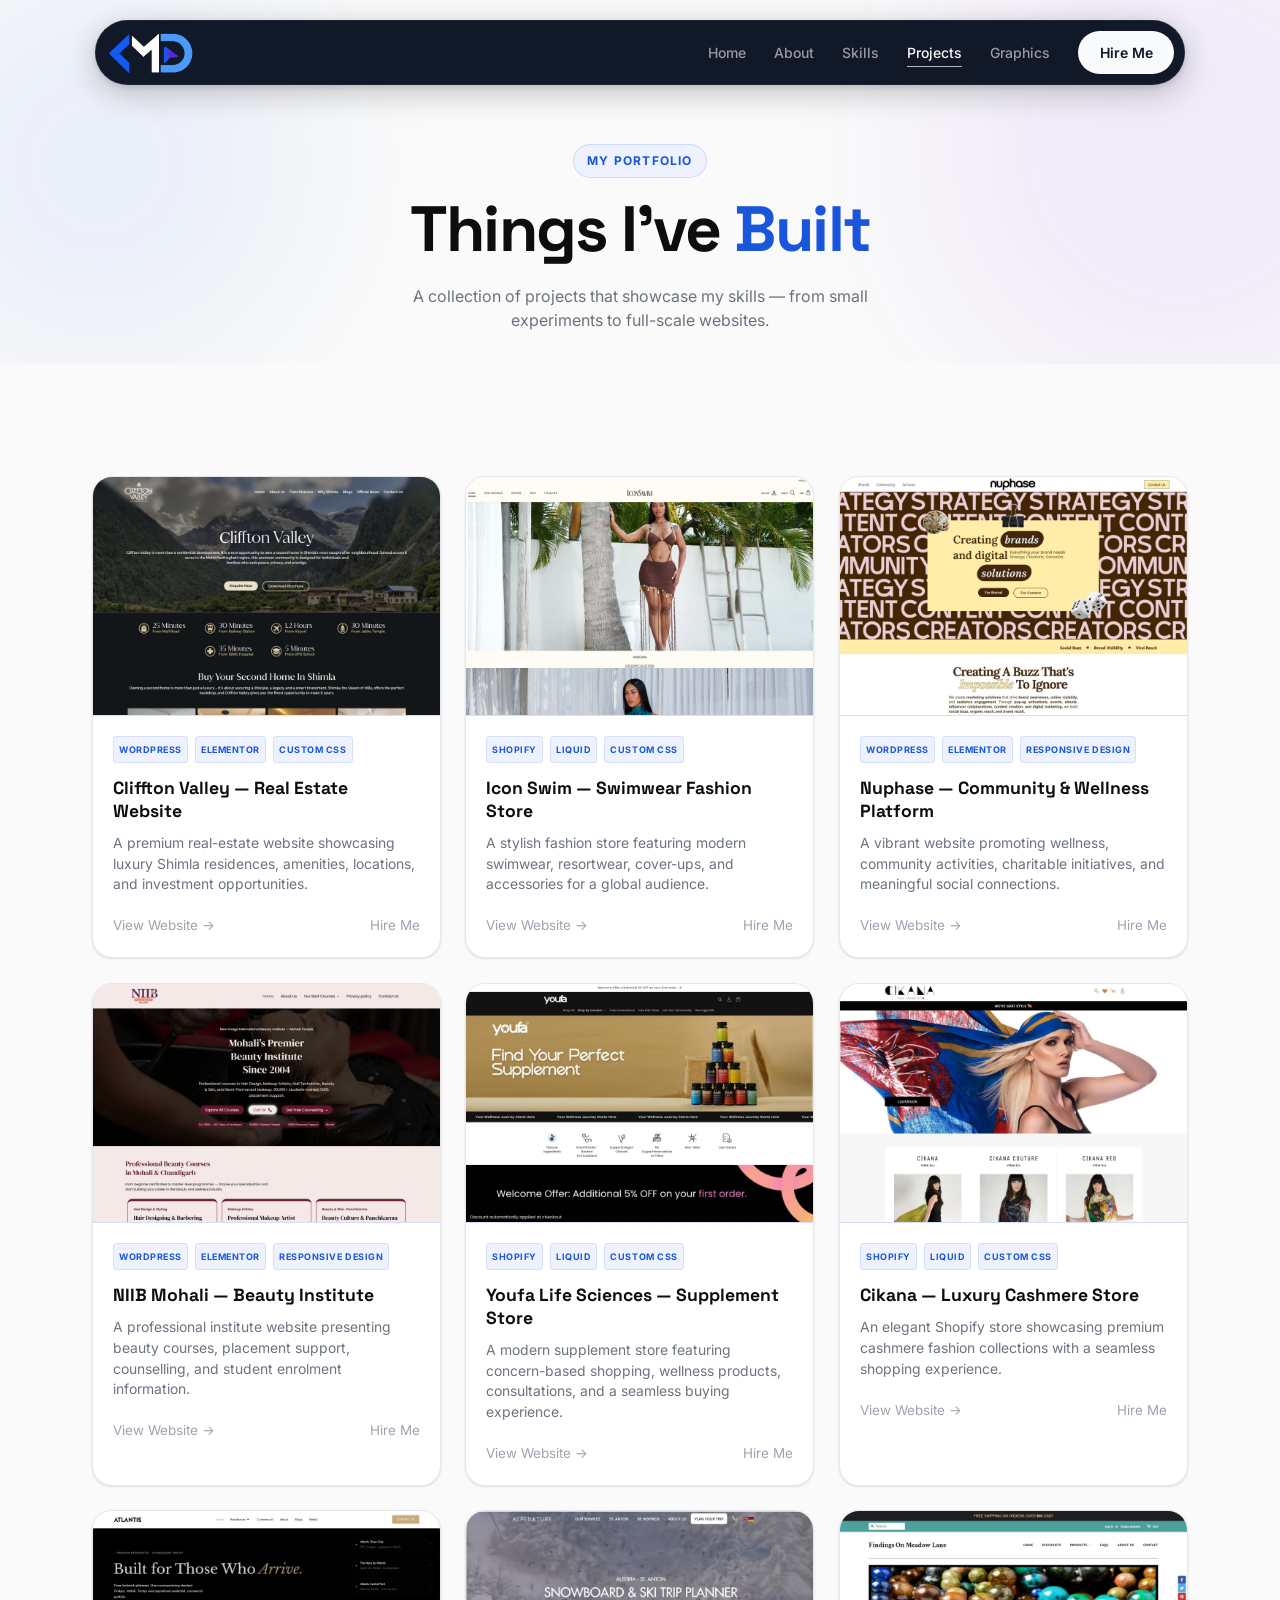
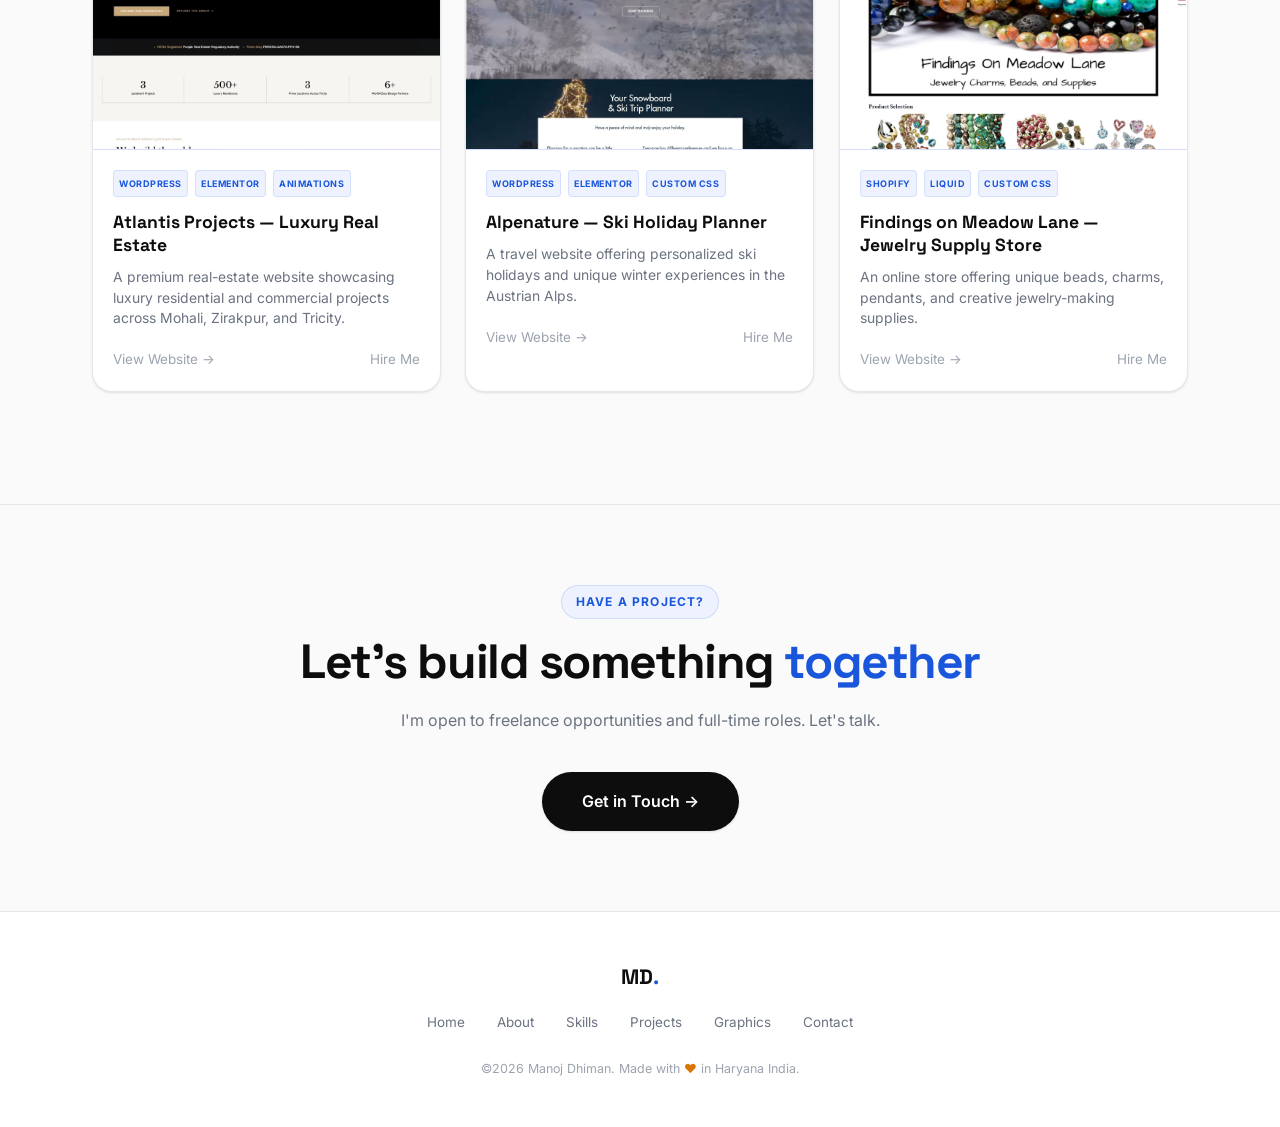
<file: projects.html>
<!DOCTYPE html>
<html lang="en">
<head>
  <meta charset="UTF-8" />
  <meta name="viewport" content="width=device-width, initial-scale=1.0" />
  <title>Projects — Manoj Dhiman</title>
  <link rel="stylesheet" href="style.css" />
</head>
<body>
<div class="cursor"></div>
<div class="cursor-follower"></div>

<!-- NAVBAR -->
<nav class="navbar">
  <a class="nav-logo" href="index.html"><img src="White Logo.png" alt=""></a>
  <div class="nav-links">
    <a href="index.html">Home</a>
    <a href="about.html">About</a>
    <a href="skills.html">Skills</a>
    <a href="projects.html">Projects</a>
    <a href="graphics.html">Graphics</a>
    <a href="contact.html" class="nav-cta">Hire Me</a>
  </div>
  <div class="nav-hamburger" id="hamburger">
    <span></span><span></span><span></span>
  </div>
</nav>

<!-- MOBILE MENU -->
<div class="mobile-menu" id="mobileMenu">
  <a href="index.html">Home</a>
  <a href="about.html">About</a>
  <a href="skills.html">Skills</a>
  <a href="projects.html">Projects</a>
  <a href="graphics.html">Graphics</a>
  <a href="contact.html" class="nav-cta">Hire Me</a>
</div>

<!-- HERO -->
<section style="padding-top: 9rem; padding-bottom: 2rem; position: relative; overflow: hidden;">
  <div class="orb orb-1"></div>
  <div class="orb orb-2"></div>
  <div class="container" style="text-align: center;">
    <div class="section-eyebrow" style="margin: 0 auto 1rem;" data-reveal>My Portfolio</div>
    <h1 class="section-title" style="font-size: clamp(2.5rem,5vw,4rem);" data-reveal data-reveal-delay="1">
      Things I've <em>Built</em>
    </h1>
    <p class="section-sub" style="margin: 0 auto;" data-reveal data-reveal-delay="2">
      A collection of projects that showcase my skills — from small experiments to full-scale websites.
    </p>
  </div>
</section>

<!-- PROJECTS GRID -->
<section>
  <div class="container">

    <div class="projects-grid">


      <div class="project-card" data-reveal data-reveal-delay="1">
        <div class="project-img">
          <img src="Project Images/Cliffton Valley.jpg" alt="">
        </div>
        <div class="project-body">
          <div class="project-tags">
            <span class="project-tag">Wordpress</span>
            <span class="project-tag">Elementor</span>
            <span class="project-tag">Custom Css</span>
          </div>
          <div class="project-title">Cliffton Valley — Real Estate Website</div>
          <p class="project-desc">A premium real-estate website showcasing luxury Shimla residences, amenities, locations, and investment opportunities.</p>
          <div class="project-footer">
            <div class="project-links">
              <a href="https://clifftonvalley.com/" target="_blank" class="project-arrow">View Website →</a>
              <a href="contact.html" class="project-arrow">Hire Me</a>
          </div>
          </div>
        </div>
      </div>

      <div class="project-card" data-reveal data-reveal-delay="1">
        <div class="project-img">
          <img src="Project Images/Icon Swim.jpg" alt="">
        </div>
        <div class="project-body">
          <div class="project-tags">
            <span class="project-tag">Shopify</span>
            <span class="project-tag">Liquid</span>
            <span class="project-tag">Custom Css</span>
          </div>
          <div class="project-title">Icon Swim — Swimwear Fashion Store</div>
          <p class="project-desc">A stylish fashion store featuring modern swimwear, resortwear, cover-ups, and accessories for a global audience.</p>
          <div class="project-footer">
            <div class="project-links">
              <a href="https://www.iconswim.com/" target="_blank" class="project-arrow">View Website →</a>
              <a href="contact.html" class="project-arrow">Hire Me</a>
          </div>
          </div>
        </div>
      </div>

      <div class="project-card" data-reveal data-reveal-delay="1">
        <div class="project-img">
          <img src="Project Images/Nuphase.jpg" alt="">
        </div>
        <div class="project-body">
          <div class="project-tags">
            <span class="project-tag">Wordpress</span>
            <span class="project-tag">Elementor</span>
            <span class="project-tag">Responsive Design</span>
          </div>
          <div class="project-title">Nuphase — Community & Wellness Platform</div>
          <p class="project-desc">A vibrant website promoting wellness, community activities, charitable initiatives, and meaningful social connections.</p>
          <div class="project-footer">
            <div class="project-links">
              <a href="https://nuphase.in/" target="_blank" class="project-arrow">View Website →</a>
              <a href="contact.html" class="project-arrow">Hire Me</a>
          </div>
          </div>
        </div>
      </div>

      <div class="project-card" data-reveal data-reveal-delay="1">
        <div class="project-img">
          <img src="Project Images/NIIB.jpg" alt="">
        </div>
        <div class="project-body">
          <div class="project-tags">
            <span class="project-tag">Wordpress</span>
            <span class="project-tag">Elementor</span>
            <span class="project-tag">Responsive Design</span>
          </div>
          <div class="project-title">NIIB Mohali — Beauty Institute</div>
          <p class="project-desc">A professional institute website presenting beauty courses, placement support, counselling, and student enrolment information.</p>
          <div class="project-footer">
            <div class="project-links">
              <a href="https://niibinstitutemohali.com/" target="_blank" class="project-arrow">View Website →</a>
              <a href="contact.html" class="project-arrow">Hire Me</a>
          </div>
          </div>
        </div>
      </div>

      <div class="project-card" data-reveal data-reveal-delay="1">
        <div class="project-img">
          <img src="Project Images/Youfa.jpg" alt="">
        </div>
        <div class="project-body">
          <div class="project-tags">
            <span class="project-tag">Shopify</span>
            <span class="project-tag">Liquid</span>
            <span class="project-tag">Custom Css</span>
          </div>
          <div class="project-title">Youfa Life Sciences — Supplement Store</div>
          <p class="project-desc">A modern supplement store featuring concern-based shopping, wellness products, consultations, and a seamless buying experience.</p>
          <div class="project-footer">
            <div class="project-links">
              <a href="https://youfa.in/" target="_blank" class="project-arrow">View Website →</a>
              <a href="contact.html" class="project-arrow">Hire Me</a>
          </div>
          </div>
        </div>
      </div>

      <div class="project-card" data-reveal data-reveal-delay="1">
        <div class="project-img">
          <img src="Project Images/Cikana.jpg" alt="">
        </div>
        <div class="project-body">
          <div class="project-tags">
            <span class="project-tag">Shopify</span>
            <span class="project-tag">Liquid</span>
            <span class="project-tag">Custom Css</span>
          </div>
          <div class="project-title">Cikana — Luxury Cashmere Store</div>
          <p class="project-desc">An elegant Shopify store showcasing premium cashmere fashion collections with a seamless shopping experience.</p>
          <div class="project-footer">
            <div class="project-links">
              <a href="https://www.cikana.com/" target="_blank" class="project-arrow">View Website →</a>
              <a href="contact.html" class="project-arrow">Hire Me</a>
          </div>
          </div>
        </div>
      </div>

      <div class="project-card" data-reveal data-reveal-delay="1">
        <div class="project-img">
          <img src="Project Images/Atlantis Projects.jpg" alt="">
        </div>
        <div class="project-body">
          <div class="project-tags">
            <span class="project-tag">Wordpress</span>
            <span class="project-tag">Elementor</span>
            <span class="project-tag">Animations</span>
          </div>
          <div class="project-title">Atlantis Projects — Luxury Real Estate</div>
          <p class="project-desc">A premium real-estate website showcasing luxury residential and commercial projects across Mohali, Zirakpur, and Tricity.</p>
          <div class="project-footer">
            <div class="project-links">
              <a href="https://atlantisprojects.in/" target="_blank" class="project-arrow">View Website →</a>
              <a href="contact.html" class="project-arrow">Hire Me</a>
          </div>
          </div>
        </div>
      </div>


      <div class="project-card" data-reveal data-reveal-delay="1">
        <div class="project-img">
          <img src="Project Images/Alpenature.jpg" alt="">
        </div>
        <div class="project-body">
          <div class="project-tags">
            <span class="project-tag">Wordpress</span>
            <span class="project-tag">Elementor</span>
            <span class="project-tag">Custom Css</span>
          </div>
          <div class="project-title">Alpenature — Ski Holiday Planner</div>
          <p class="project-desc">A travel website offering personalized ski holidays and unique winter experiences in the Austrian Alps.</p>
          <div class="project-footer">
            <div class="project-links">
              <a href="https://www.alpenature.com/" target="_blank" class="project-arrow">View Website →</a>
              <a href="contact.html" class="project-arrow">Hire Me</a>
          </div>
          </div>
        </div>
      </div>

      <div class="project-card" data-reveal data-reveal-delay="1">
        <div class="project-img">
          <img src="Project Images/Findings on Meadow Lane.jpg" alt="">
        </div>
        <div class="project-body">
          <div class="project-tags">
            <span class="project-tag">Shopify</span>
            <span class="project-tag">Liquid</span>
            <span class="project-tag">Custom Css</span>
          </div>
          <div class="project-title">Findings on Meadow Lane — Jewelry Supply Store</div>
          <p class="project-desc">An online store offering unique beads, charms, pendants, and creative jewelry-making supplies.</p>
          <div class="project-footer">
            <div class="project-links">
              <a href="https://findingsonmeadowlane.com/" target="_blank" class="project-arrow">View Website →</a>
              <a href="contact.html" class="project-arrow">Hire Me</a>
          </div>
          </div>
        </div>
      </div>


    </div>
  </div>
</section>

<!-- CTA -->
<section style="padding: 5rem 0; border-top: 1px solid var(--border);">
  <div class="container" style="text-align: center;" data-reveal>
    <div class="section-eyebrow" style="margin: 0 auto 1rem;">Have a project?</div>
    <h2 class="section-title">Let's build something <em>together</em></h2>
    <p class="section-sub" style="margin: 0 auto 2.5rem;">I'm open to freelance opportunities and full-time roles. Let's talk.</p>
    <a href="contact.html" class="btn-primary" style="font-size: 1rem; padding: 1rem 2.5rem;">Get in Touch →</a>
  </div>
</section>

<footer>
  <div class="container">
    <div class="footer-logo">MD<span>.</span></div>
    <div class="footer-links">
      <a href="index.html">Home</a>
      <a href="about.html">About</a>
      <a href="skills.html">Skills</a>
      <a href="projects.html">Projects</a>
      <a href="graphics.html">Graphics</a>
      <a href="contact.html">Contact</a>
    </div>
    <p class="footer-copy">©2026 Manoj Dhiman. Made with <span>♥</span> in Haryana India.</p>
  </div>
</footer>

<script src="main.js"></script>
</body>
</html>
</file>
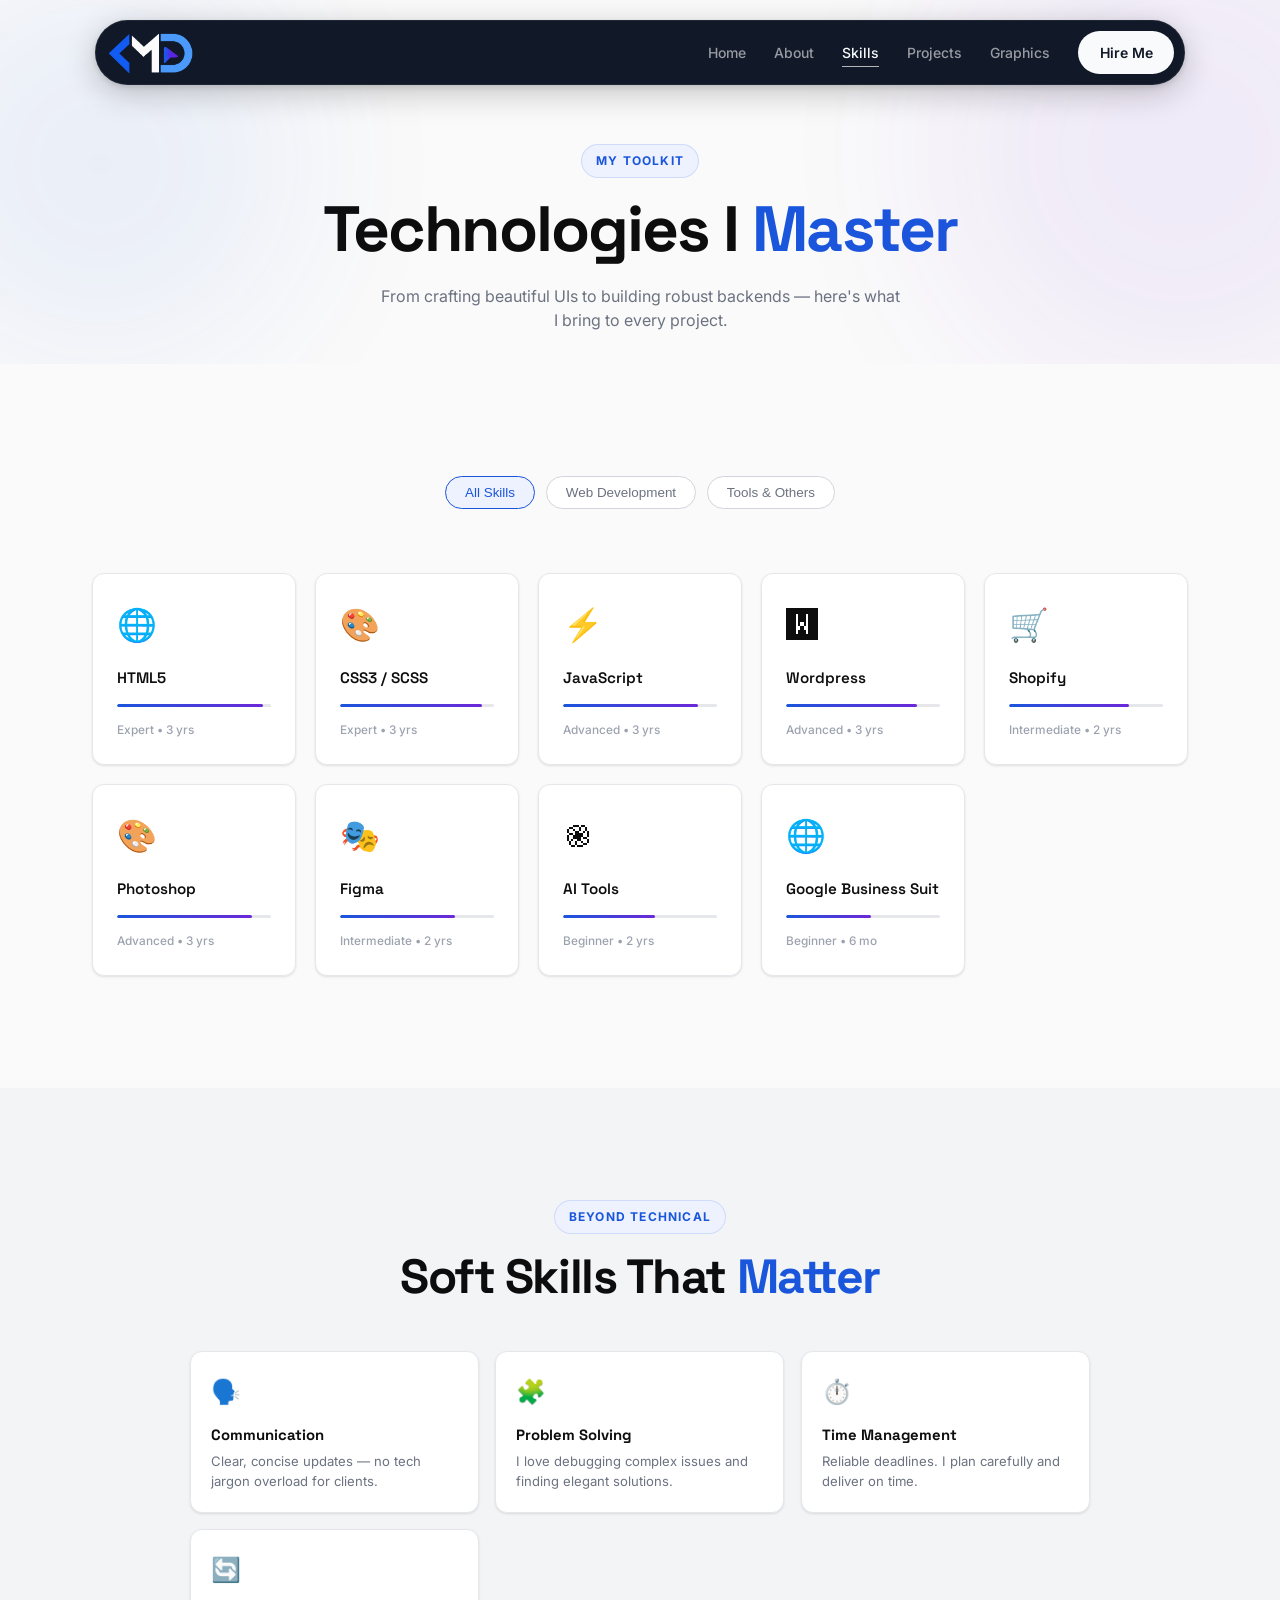
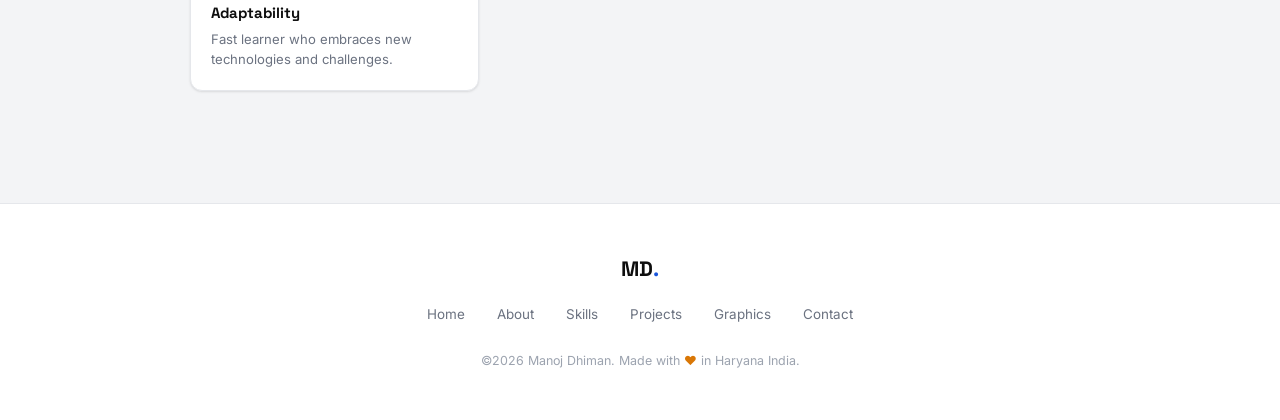
<file: skills.html>
<!DOCTYPE html>
<html lang="en">
<head>
  <meta charset="UTF-8" />
  <meta name="viewport" content="width=device-width, initial-scale=1.0" />
  <title>Skills — Manoj Dhiman</title>
  <link rel="stylesheet" href="style.css" />
</head>
<body>
<div class="cursor"></div>
<div class="cursor-follower"></div>

<!-- NAVBAR -->
<nav class="navbar">
  <a class="nav-logo" href="index.html"><img src="White Logo.png" alt=""></a>
  <div class="nav-links">
    <a href="index.html">Home</a>
    <a href="about.html">About</a>
    <a href="skills.html">Skills</a>
    <a href="projects.html">Projects</a>
    <a href="graphics.html">Graphics</a>
    <a href="contact.html" class="nav-cta">Hire Me</a>
  </div>
  <div class="nav-hamburger" id="hamburger">
    <span></span><span></span><span></span>
  </div>
</nav>

<!-- MOBILE MENU -->
<div class="mobile-menu" id="mobileMenu">
  <a href="index.html">Home</a>
  <a href="about.html">About</a>
  <a href="skills.html">Skills</a>
  <a href="projects.html">Projects</a>
  <a href="graphics.html">Graphics</a>
  <a href="contact.html" class="nav-cta">Hire Me</a>
</div>

<!-- HERO -->
<section style="padding-top: 9rem; padding-bottom: 2rem; position: relative; overflow: hidden;">
  <div class="orb orb-1"></div>
  <div class="orb orb-2"></div>
  <div class="container" style="text-align: center;">
    <div class="section-eyebrow" style="margin: 0 auto 1rem;" data-reveal>My Toolkit</div>
    <h1 class="section-title" style="font-size: clamp(2.5rem,5vw,4rem);" data-reveal data-reveal-delay="1">
      Technologies I <em>Master</em>
    </h1>
    <p class="section-sub" style="margin: 0 auto;" data-reveal data-reveal-delay="2">
      From crafting beautiful UIs to building robust backends — here's what I bring to every project.
    </p>
  </div>
</section>

<!-- SKILLS -->
<section>
  <div class="container">
    <div class="skills-header">
      <div class="skills-categories" data-reveal>
        <button class="skills-tab active" data-cat="all">All Skills</button>
        <button class="skills-tab" data-cat="frontend">Web Development</button>
        <button class="skills-tab" data-cat="tools">Tools & Others</button>
      </div>
    </div>

    <div class="skills-grid">
      <!-- FRONTEND -->
      <div class="skill-card" data-cat="frontend" data-reveal data-reveal-delay="1">
        <div class="skill-icon">🌐</div>
        <div class="skill-name">HTML5</div>
        <div class="skill-bar"><div class="skill-bar-fill" data-level="95"></div></div>
        <div class="skill-level">Expert • 3 yrs</div>
      </div>
      <div class="skill-card" data-cat="frontend" data-reveal data-reveal-delay="2">
        <div class="skill-icon">🎨</div>
        <div class="skill-name">CSS3 / SCSS</div>
        <div class="skill-bar"><div class="skill-bar-fill" data-level="92"></div></div>
        <div class="skill-level">Expert • 3 yrs</div>
      </div>
      <div class="skill-card" data-cat="frontend" data-reveal data-reveal-delay="3">
        <div class="skill-icon">⚡</div>
        <div class="skill-name">JavaScript</div>
        <div class="skill-bar"><div class="skill-bar-fill" data-level="88"></div></div>
        <div class="skill-level">Advanced • 3 yrs</div>
      </div>
      <div class="skill-card" data-cat="frontend" data-reveal data-reveal-delay="4">
        <div class="skill-icon">🆆</div>
        <div class="skill-name">Wordpress</div>
        <div class="skill-bar"><div class="skill-bar-fill" data-level="85"></div></div>
        <div class="skill-level">Advanced • 3 yrs</div>
      </div>
      <div class="skill-card" data-cat="frontend" data-reveal data-reveal-delay="5">
        <div class="skill-icon">🛒</div>
        <div class="skill-name">Shopify</div>
        <div class="skill-bar"><div class="skill-bar-fill" data-level="78"></div></div>
        <div class="skill-level">Intermediate • 2 yrs</div>
      </div>

      <!-- TOOLS -->
      <div class="skill-card" data-cat="tools" data-reveal data-reveal-delay="1">
        <div class="skill-icon">🎨</div>
        <div class="skill-name">Photoshop</div>
        <div class="skill-bar"><div class="skill-bar-fill" data-level="88"></div></div>
        <div class="skill-level">Advanced • 3 yrs</div>
      </div>
      <div class="skill-card" data-cat="tools" data-reveal data-reveal-delay="2">
        <div class="skill-icon">🎭</div>
        <div class="skill-name">Figma</div>
        <div class="skill-bar"><div class="skill-bar-fill" data-level="75"></div></div>
        <div class="skill-level">Intermediate • 2 yrs</div>
      </div>
      <div class="skill-card" data-cat="tools" data-reveal data-reveal-delay="3">
        <div class="skill-icon">֎</div>
        <div class="skill-name">AI Tools</div>
        <div class="skill-bar"><div class="skill-bar-fill" data-level="60"></div></div>
        <div class="skill-level">Beginner • 2 yrs</div>
      </div>
      <div class="skill-card" data-cat="tools" data-reveal data-reveal-delay="4">
        <div class="skill-icon">🌐</div>
        <div class="skill-name">Google Business Suit</div>
        <div class="skill-bar"><div class="skill-bar-fill" data-level="55"></div></div>
        <div class="skill-level">Beginner • 6 mo</div>
      </div>
    </div>
  </div>
</section>

<!-- SOFT SKILLS -->
<section class="education-section">
  <div class="container">
    <div style="text-align: center; margin-bottom: 3rem;">
      <div class="section-eyebrow" style="margin: 0 auto 1rem;" data-reveal>Beyond Technical</div>
      <h2 class="section-title" data-reveal data-reveal-delay="1">Soft Skills That <em>Matter</em></h2>
    </div>
    <div style="display: grid; grid-template-columns: repeat(auto-fit, minmax(220px, 1fr)); gap: 1rem; max-width: 900px; margin: 0 auto;">
      <div class="highlight-card" data-reveal data-reveal-delay="1">
        <div class="highlight-icon">🗣️</div>
        <div class="highlight-title">Communication</div>
        <div class="highlight-text">Clear, concise updates — no tech jargon overload for clients.</div>
      </div>
      <div class="highlight-card" data-reveal data-reveal-delay="2">
        <div class="highlight-icon">🧩</div>
        <div class="highlight-title">Problem Solving</div>
        <div class="highlight-text">I love debugging complex issues and finding elegant solutions.</div>
      </div>
      <div class="highlight-card" data-reveal data-reveal-delay="3">
        <div class="highlight-icon">⏱️</div>
        <div class="highlight-title">Time Management</div>
        <div class="highlight-text">Reliable deadlines. I plan carefully and deliver on time.</div>
      </div>
      <div class="highlight-card" data-reveal data-reveal-delay="4">
        <div class="highlight-icon">🔄</div>
        <div class="highlight-title">Adaptability</div>
        <div class="highlight-text">Fast learner who embraces new technologies and challenges.</div>
      </div>
    </div>
  </div>
</section>

<footer>
  <div class="container">
    <div class="footer-logo">MD<span>.</span></div>
    <div class="footer-links">
      <a href="index.html">Home</a>
      <a href="about.html">About</a>
      <a href="skills.html">Skills</a>
      <a href="projects.html">Projects</a>
      <a href="graphics.html">Graphics</a>
      <a href="contact.html">Contact</a>
    </div>
    <p class="footer-copy">©2026 Manoj Dhiman. Made with <span>♥</span> in Haryana India.</p>
  </div>
</footer>

<script src="main.js"></script>
</body>
</html>
</file>
<file: style.css>
/* ============================================
   MANOJ DHIMAN — PORTFOLIO DESIGN SYSTEM
   THEME: PREMIUM LIGHT
   ============================================ */

@import url('https://fonts.googleapis.com/css2?family=Space+Grotesk:wght@300;400;500;600;700&family=Inter:wght@300;400;500;600&display=swap');

/* ---- TOKENS ---- */
:root {
  --bg:           #FAFAFA;
  --bg-card:      #FFFFFF;
  --bg-muted:     #F3F4F6;
  --bg-deep:      #EEEEF0;
  --text:         #0D0D0D;
  --text-muted:   #6B7280;
  --text-light:   #9CA3AF;
  --accent:       #1A56DB;
  --accent-soft:  #EEF2FF;
  --accent2:      #D97706;
  --accent3:      #6D28D9;
  --border:       #E5E7EB;
  --border-strong:#D1D5DB;
  --shadow-sm:    0 1px 3px rgba(0,0,0,0.07), 0 1px 2px rgba(0,0,0,0.05);
  --shadow-md:    0 4px 16px rgba(0,0,0,0.08), 0 2px 6px rgba(0,0,0,0.05);
  --shadow-lg:    0 12px 40px rgba(0,0,0,0.10), 0 4px 12px rgba(0,0,0,0.06);
  --shadow-xl:    0 24px 60px rgba(0,0,0,0.12), 0 8px 20px rgba(0,0,0,0.07);
  --radius:       12px;
  --radius-lg:    20px;
  --transition:   0.3s cubic-bezier(0.4,0,0.2,1);
  --font-display: 'Space Grotesk', sans-serif;
  --font-body:    'Inter', sans-serif;
}

/* ---- RESET ---- */
*, *::before, *::after { box-sizing: border-box; margin: 0; padding: 0; }
html { scroll-behavior: smooth; }
body {
  background: var(--bg);
  color: var(--text);
  font-family: var(--font-body);
  font-size: 16px;
  line-height: 1.7;
  overflow-x: hidden;
}
a { color: inherit; text-decoration: none; }
img { max-width: 100%; display: block; }
ul { list-style: none; }


/* ---- ORBS / BACKGROUND GLOWS ---- */
.orb {
  position: absolute; border-radius: 50%;
  pointer-events: none; filter: blur(90px); opacity: 0.07;
}
.orb-1 { width: 500px; height: 500px; background: var(--accent3); top: -100px; right: -150px; }
.orb-2 { width: 400px; height: 400px; background: var(--accent); bottom: 0; left: -100px; }

/* ---- NAVBAR ---- */

a.nav-logo img {
    width: 15%;
}

@media (max-width:767px){
  a.nav-logo img {
    width: 20%;
}

a.btn-primary, .btn-secondary {
    font-size: 14px !important;
    padding: 12px 25px !important;
}

}

.navbar {
  position: fixed; top: 1.25rem; left: 50%; transform: translateX(-50%);
  z-index: 1000;
  width: calc(100% - 3rem);
  max-width: 1090px;
  padding: 0.6rem;
  display: flex; align-items: center; justify-content: space-between;
  background: #111827;
  border-radius: 100px;
  border: 1px solid rgba(255,255,255,0.06);
  box-shadow: 0 8px 32px rgba(0,0,0,0.22), 0 2px 6px rgba(0,0,0,0.12);
  transition: top var(--transition), box-shadow var(--transition);
}
.navbar.scrolled {
  top: 0.75rem;
  background: rgba(17,24,39,0.97);
  backdrop-filter: blur(18px);
  box-shadow: 0 12px 40px rgba(0,0,0,0.28);
}
.nav-logo {
  font-family: var(--font-display);
  font-size: 1.2rem; font-weight: 700;
  letter-spacing: -0.02em; color: #F9FAFB;
}
.nav-logo span { color: #60A5FA; }
.nav-links { display: flex; align-items: center; gap: 1.75rem; }
.nav-links a {
  font-size: 0.875rem; font-weight: 500;
  color: rgba(249,250,251,0.58);
  transition: color var(--transition);
  white-space: nowrap;
}
.nav-links a::after { display: none; }
.nav-links a:hover, .nav-links a.active { color: #F9FAFB; }
.nav-cta {
  background: #F9FAFB !important;
  color: #111827 !important;
  padding: 0.58rem 1.35rem !important;
  border-radius: 100px !important;
  font-weight: 600 !important;
  font-size: 0.875rem !important;
  transition: background var(--transition), box-shadow var(--transition) !important;
  white-space: nowrap; flex-shrink: 0;
}
.nav-cta::after { display: none !important; }
.nav-cta:hover {
  background: #fff !important;
  box-shadow: 0 0 0 3px rgba(249,250,251,0.15) !important;
}
.nav-hamburger {
  display: none; flex-direction: column; gap: 5px;
  cursor: pointer; padding: 4px; margin-right: 0.4rem;
}
.nav-hamburger span {
  display: block; width: 22px; height: 2px;
  background: #F9FAFB; border-radius: 2px;
  transition: var(--transition);
}
.nav-hamburger.open span:nth-child(1) { transform: rotate(45deg) translate(5px,5px); }
.nav-hamburger.open span:nth-child(2) { opacity: 0; }
.nav-hamburger.open span:nth-child(3) { transform: rotate(-45deg) translate(5px,-5px); }
.mobile-menu {
  display: none;
  position: fixed; top: 0; left: 0; right: 0; bottom: 0;
  background: var(--bg-card); z-index: 999;
  flex-direction: column; align-items: center; justify-content: center; gap: 1rem;
}
.mobile-menu.open { display: flex; }
.mobile-menu a { font-size: 1.2rem; font-family: var(--font-display); font-weight: 700; color: var(--text); }
.mobile-menu .nav-cta {
  font-size: 1.1rem !important; padding: 0.8rem 2.5rem !important;
  background: var(--text) !important; color: #fff !important;
}
@media (max-width: 700px) {
  .navbar { width: calc(100% - 2rem); top: 0.85rem; padding: 0.58rem; }
}

/* ---- SECTION BASE ---- */
section { padding: 7rem 0; position: relative; }
.container { max-width: 1160px; margin: 0 auto; padding: 0 2rem; }

.section-eyebrow {
  display: block; align-items: center; gap: 0.5rem;
  font-size: 0.75rem; font-weight: 700; letter-spacing: 0.1em;
  text-transform: uppercase; color: var(--accent);
  background: var(--accent-soft);
  padding: 0.35rem 0.85rem; border-radius: 100px;
  border: 1px solid rgba(26,86,219,0.15);
  margin-bottom: 0.5rem; width: max-content;
}
.section-title {
  font-family: var(--font-display);
  font-size: clamp(2rem, 4vw, 3rem);
  font-weight: 700; line-height: 1.12;
  letter-spacing: -0.03em; color: var(--text);
  margin-bottom: 1.2rem;
}
.section-title em { font-style: normal; color: var(--accent); }
.section-sub {
  color: var(--text-muted); font-size: 1rem; max-width: 520px; line-height: 1.5;
}

/* ---- SCROLL REVEAL ---- */
[data-reveal-delay="1"] { transition-delay: 0.1s; }
[data-reveal-delay="2"] { transition-delay: 0.2s; }
[data-reveal-delay="3"] { transition-delay: 0.3s; }
[data-reveal-delay="4"] { transition-delay: 0.4s; }
[data-reveal-delay="5"] { transition-delay: 0.5s; }

/* ---- HERO ---- */
.hero {
  min-height: 100vh; display: flex; align-items: center;
  position: relative; overflow: hidden;
  padding-top: 7rem;
  background: #FAFAFA;
}
.hero::before {
  content: '';
  position: absolute; inset: 0;
  background: radial-gradient(ellipse 80% 60% at 70% 40%, rgba(26,86,219,0.04) 0%, transparent 70%),
              radial-gradient(ellipse 60% 50% at 20% 80%, rgba(109,40,217,0.03) 0%, transparent 60%);
  pointer-events: none;
}
.hero-grid {
  display: grid; grid-template-columns: 1fr 0.9fr;
  gap: 4rem; align-items: center;
}
.hero-eyebrow { margin-bottom: 1.5rem; }
.hero-title {
  font-family: var(--font-display);
  font-size: clamp(2.8rem, 5vw, 4.6rem);
  font-weight: 700; line-height: 1.06;
  letter-spacing: -0.04em; margin-bottom: 1.5rem; color: var(--text);
}
.hero-title .line { display: block; }
.hero-title .accent-word { color: var(--accent); }
.hero-title .underline-word { position: relative; display: inline-block; }
.hero-title .underline-word::after {
  content: '';
  position: absolute; bottom: 3px; left: 0; right: 0;
  height: 3px;
  background: var(--accent2);
  border-radius: 2px;
}
.hero-desc { color: var(--text-muted); font-size: 1rem; margin-bottom: 2.5rem; max-width: 480px; line-height: 1.5; }
.hero-actions { display: flex; gap: 1rem; flex-wrap: wrap; }
.btn-primary {
  background: var(--text); color: #fff;
  padding: 0.85rem 2rem; border-radius: 100px;
  font-weight: 600; font-size: 0.95rem;
  display: inline-flex; align-items: center; gap: 0.5rem;
  transition: background var(--transition), transform var(--transition), box-shadow var(--transition);
  box-shadow: var(--shadow-sm);
}
.btn-primary:hover {
  background: #1a1a1a; transform: translateY(-2px);
  box-shadow: var(--shadow-lg);
}
.btn-secondary {
  border: 1.5px solid var(--border-strong);
  color: var(--text); padding: 0.85rem 2rem;
  border-radius: 100px; font-weight: 600; font-size: 0.95rem;
  display: inline-flex; align-items: center; gap: 0.5rem;
  background: var(--bg-card);
  transition: border-color var(--transition), background var(--transition), transform var(--transition), box-shadow var(--transition);
  box-shadow: var(--shadow-sm);
}
.btn-secondary:hover {
  border-color: var(--accent); color: var(--accent);
  background: var(--accent-soft); transform: translateY(-2px);
  box-shadow: var(--shadow-md);
}
.hero-stats {
  display: flex; gap: 2.5rem; margin-top: 3rem; padding-top: 2rem;
  border-top: 1px solid var(--border);
}
.stat-num {
  font-family: var(--font-display);
  font-size: 1.9rem; font-weight: 700; color: var(--text);
}
.stat-num span { color: var(--accent); }
.stat-label { font-size: 0.78rem; color: var(--text-muted); margin-top: 0.1rem; letter-spacing: 0.02em; }

/* Hero Visual */
.hero-visual { position: relative; }
.hero-card {
  background: var(--bg-card);
  border: 1px solid var(--border);
  border-radius: var(--radius-lg);
  overflow: hidden; position: relative;
  box-shadow: var(--shadow-xl);
}
.hero-avatar-wrap {
  width: 100%; aspect-ratio: 4/5;
  background: linear-gradient(145deg, #EEF2FF 0%, #E0E7FF 50%, #F3F0FF 100%);
  display: flex; align-items: center; justify-content: center;
  position: relative; overflow: hidden;
}
.hero-avatar-placeholder {
  width: 140px; height: 140px; border-radius: 50%;
  background: linear-gradient(135deg, var(--accent), var(--accent3));
  display: flex; align-items: center; justify-content: center;
  font-family: var(--font-display); font-size: 3rem; font-weight: 700; color: #fff;
  box-shadow: 0 16px 48px rgba(26,86,219,0.25);
}

.hero-card-tag {
  font-size: 0.72rem; color: var(--accent); font-weight: 700; letter-spacing: 0.1em;
  text-transform: uppercase; margin-bottom: 0.35rem;
}
.hero-card-name {
  font-family: var(--font-display); font-size: 1.25rem; font-weight: 700; color: var(--text);
}
.hero-floating-badge {
  position: absolute;
  background: var(--bg-card); border: 1px solid var(--border);
  border-radius: var(--radius); padding: 0.8rem 1.1rem;
  display: flex; align-items: center; gap: 0.7rem;
  box-shadow: var(--shadow-lg);
  animation: float 3s ease-in-out infinite;
}
.hero-floating-badge.badge-1 { top: 1.5rem; right: -1.5rem; }
.hero-floating-badge.badge-2 { bottom: 4rem; left: -1.5rem; animation-delay: -1.5s; }
.badge-icon { font-size: 1.3rem; }
.badge-text { font-size: 0.78rem; color: var(--text-muted); }
.badge-text strong { display: block; font-weight: 600; font-size: 0.9rem; font-family: var(--font-display); color: var(--text); }
@keyframes float {
  0%, 100% { transform: translateY(0); }
  50% { transform: translateY(-8px); }
}
.hero-scroll-indicator {
  position: absolute; bottom: 2.5rem; left: 50%; transform: translateX(-50%);
  display: flex; flex-direction: column; align-items: center; gap: 0.5rem;
  color: var(--text-light); font-size: 0.72rem; letter-spacing: 0.12em; text-transform: uppercase;
  animation: bounce 2.2s infinite;
}
.scroll-line {
  width: 1px; height: 40px;
  background: linear-gradient(to bottom, var(--border-strong), transparent);
}
@keyframes bounce {
  0%, 100% { transform: translateX(-50%) translateY(0); }
  50% { transform: translateX(-50%) translateY(6px); }
}

/* ---- MARQUEE ---- */
.marquee-section {
  padding: 0; overflow: hidden;
  border-top: 1px solid var(--border);
  border-bottom: 1px solid var(--border);
  background: var(--bg-card);
}
.marquee-inner { display: flex; align-items: center; padding: 1.1rem 0; white-space: nowrap; }
.marquee-track {
  display: flex; gap: 3rem; align-items: center;
  animation: marquee 22s linear infinite; flex-shrink: 0;
}
.marquee-track:nth-child(2) { margin-left: 3rem; }
.marquee-item {
  display: flex; align-items: center; gap: 0.65rem;
  font-size: 0.8rem; font-weight: 600; color: var(--text-light);
  letter-spacing: 0.06em; text-transform: uppercase;
}
.marquee-dot { width: 4px; height: 4px; border-radius: 50%; background: var(--accent); flex-shrink: 0; }
@keyframes marquee {
  from { transform: translateX(0); }
  to { transform: translateX(-100%); }
}

/* ---- ABOUT ---- */
.about-grid { display: grid; grid-template-columns: 1fr 1.1fr; gap: 5rem; align-items: start; }
.about-img-wrap { position: relative; }
.about-img {
  width: 100%; aspect-ratio: 3/4;
  background: linear-gradient(145deg, #EEF2FF, #F3F0FF);
  border-radius: var(--radius-lg);
  border: 1px solid var(--border);
  display: flex; align-items: center; justify-content: center;
  position: relative; overflow: hidden;
  box-shadow: var(--shadow-lg);
}
.about-img-placeholder {
  width: 110px; height: 110px; border-radius: 50%;
  background: linear-gradient(135deg, var(--accent), var(--accent3));
  display: flex; align-items: center; justify-content: center;
  font-family: var(--font-display); font-size: 2.5rem; font-weight: 700; color: #fff;
  box-shadow: 0 12px 40px rgba(26,86,219,0.22);
}
.about-img-accent {
  position: absolute; bottom: -1px; left: -1px; right: -1px;
  height: 45%; background: linear-gradient(to top, rgba(255,255,255,0.95), transparent);
}
.about-tag-row { display: flex; gap: 0.6rem; flex-wrap: wrap; margin-top: 1.5rem; }
.about-tag {
  background: var(--accent-soft); border: 1px solid rgba(26,86,219,0.15);
  color: var(--accent); border-radius: 100px; font-size: 0.78rem;
  padding: 0.28rem 0.85rem; font-weight: 600;
}
.about-content .section-title { margin-bottom: 1.5rem; }
.about-para { color: var(--text-muted); margin-bottom: 1.2rem; line-height: 1.5; }
.about-highlights { display: grid; grid-template-columns: 1fr 1fr; gap: 1rem; margin: 2rem 0; }
.highlight-card {
  background: var(--bg-card); border: 1px solid var(--border);
  border-radius: var(--radius); padding: 1.25rem;
  box-shadow: var(--shadow-sm);
  transition: border-color var(--transition), transform var(--transition), box-shadow var(--transition);
}
.highlight-card:hover {
  border-color: rgba(26,86,219,0.3);
  transform: translateY(-2px);
  box-shadow: var(--shadow-md);
}
.highlight-icon { font-size: 1.5rem; margin-bottom: 0.6rem; }
.highlight-title { font-family: var(--font-display); font-size: 0.93rem; font-weight: 700; margin-bottom: 0.3rem; color: var(--text); }
.highlight-text { font-size: 0.82rem; color: var(--text-muted); line-height: 1.5; }

/* ---- SKILLS ---- */
.skills-header { text-align: center; margin-bottom: 4rem; }
.skills-header .section-sub { margin: 0 auto; }
.skills-categories { display: flex; gap: 0.65rem; flex-wrap: wrap; justify-content: center; margin-bottom: 3rem; }
.skills-tab {
  padding: 0.5rem 1.2rem; border-radius: 100px; font-size: 0.84rem; font-weight: 500;
  border: 1.5px solid var(--border-strong); color: var(--text-muted);
  cursor: pointer; transition: var(--transition); background: var(--bg-card);
}
.skills-tab.active, .skills-tab:hover {
  border-color: var(--accent); color: var(--accent); background: var(--accent-soft);
}
.skills-grid { display: grid; grid-template-columns: repeat(auto-fill, minmax(200px, 1fr)); gap: 1.2rem; }
.skill-card {
  background: var(--bg-card); border: 1px solid var(--border);
  border-radius: var(--radius); padding: 1.5rem;
  display: flex; flex-direction: column; gap: 0.8rem;
  box-shadow: var(--shadow-sm);
  transition: border-color var(--transition), transform var(--transition), box-shadow var(--transition);
}
.skill-card:hover {
  border-color: rgba(26,86,219,0.3);
  transform: translateY(-3px);
  box-shadow: var(--shadow-md);
}
.skill-icon { font-size: 2rem; }
.skill-name { font-family: var(--font-display); font-weight: 600; font-size: 0.95rem; color: var(--text); }
.skill-bar { height: 3px; background: var(--border); border-radius: 2px; overflow: hidden; }
.skill-bar-fill {
  height: 100%; border-radius: 2px;
  background: linear-gradient(90deg, var(--accent), var(--accent3));
  width: 0%; transition: width 1.2s cubic-bezier(0.4,0,0.2,1);
}
.skill-level { font-size: 0.74rem; color: var(--text-light); font-weight: 500; }

/* ---- EDUCATION ---- */
.education-section { background: var(--bg-muted); }
.edu-timeline { max-width: 700px; margin: 0 auto; position: relative; }
.edu-timeline::before {
  content: ''; position: absolute; left: 20px; top: 0; bottom: 0;
  width: 1px; background: linear-gradient(to bottom, var(--accent), transparent);
}
.edu-item { display: flex; gap: 2rem; padding: 0 0 3rem 0; position: relative; }
.edu-item:last-child { padding-bottom: 0; }
.edu-dot {
  width: 40px; height: 40px; border-radius: 50%;
  background: var(--bg-card); border: 2px solid var(--accent);
  display: flex; align-items: center; justify-content: center;
  flex-shrink: 0; z-index: 1; font-size: 1rem;
  box-shadow: 0 0 0 4px var(--accent-soft);
}
.edu-content {
  background: var(--bg-card); border: 1px solid var(--border);
  border-radius: var(--radius); padding: 1.5rem; flex: 1;
  box-shadow: var(--shadow-sm);
  transition: border-color var(--transition), box-shadow var(--transition);
}
.edu-content:hover { border-color: rgba(26,86,219,0.25); box-shadow: var(--shadow-md); }
.edu-year {
  font-size: 0.72rem; font-weight: 700; color: var(--accent);
  text-transform: uppercase; letter-spacing: 0.1em; margin-bottom: 0.5rem;
}
.edu-degree { font-family: var(--font-display); font-size: 1.05rem; font-weight: 700; margin-bottom: 0.3rem; color: var(--text); }
.edu-school { color: var(--text-muted); font-size: 0.88rem; margin-bottom: 0.7rem; }
.edu-desc { font-size: 0.84rem; color: var(--text-muted); line-height: 1.7; }

/* ---- PROJECTS ---- */
.projects-header { display: flex; align-items: flex-end; justify-content: space-between; gap: 2rem; margin-bottom: 3.5rem; flex-wrap: wrap; }
.projects-grid { display: grid; grid-template-columns: repeat(auto-fill, minmax(340px, 1fr)); gap: 1.5rem; }
.project-card {
  background: var(--bg-card); border: 1px solid var(--border);
  border-radius: var(--radius-lg); overflow: hidden;
  box-shadow: var(--shadow-sm);
  transition: border-color var(--transition), transform var(--transition), box-shadow var(--transition);
  cursor: pointer; display: block;
}
.project-card:hover {
  border-color: rgba(26,86,219,0.25);
  transform: translateY(-5px);
  box-shadow: var(--shadow-xl);
}
.project-img {
  width: 100%;
  background: linear-gradient(145deg, #EEF2FF, #F3F0FF);
  position: relative; overflow: hidden;
  display: flex; align-items: center; justify-content: center;
}
.project-img img {
    border-bottom: 1px solid #1a56db1f;
}
.project-img-emoji { font-size: 3.5rem; }
.project-img-overlay {
  position: absolute; inset: 0;
  background: linear-gradient(135deg, rgba(26,86,219,0.08), rgba(109,40,217,0.08));
  opacity: 0; transition: opacity var(--transition);
}
.project-card:hover .project-img-overlay { opacity: 1; }
.project-body { padding: 20px; }
.project-tags { display: flex; gap: 0.45rem; flex-wrap: wrap; margin-bottom: 0.9rem; }
.project-tag {
  font-size: 9px; font-weight: 700; text-transform: uppercase; letter-spacing: 0.06em;
  padding: 5px; border-radius: 4px;
  background: var(--accent-soft); color: var(--accent);
  border: 1px solid rgba(26,86,219,0.12);
}
.project-title {
  font-family: var(--font-display); font-size: 1.1rem; font-weight: 700;
  margin-bottom: 0.6rem; line-height: 1.3; color: var(--text);
}
.project-desc { font-size: 0.87rem; color: var(--text-muted); margin-bottom: 1.2rem; line-height: 1.5; }
.project-footer { display: flex; align-items: center; justify-content: space-between; }
.project-links { display: flex; gap: 0.65rem; width: 100%; justify-content: space-between; }
.project-link {
  width: 34px; height: 34px; border-radius: 50%;
  border: 1px solid var(--border); background: var(--bg);
  display: flex; align-items: center; justify-content: center;
  font-size: 0.82rem; color: var(--text-muted);
  transition: border-color var(--transition), color var(--transition), background var(--transition);
}
.project-link:hover { border-color: var(--accent); color: var(--accent); background: var(--accent-soft); }
.project-arrow {
  font-size: 0.84rem; color: var(--text-light);
  transition: color var(--transition), transform var(--transition);
  display: flex; align-items: center; gap: 0.3rem;
}
.project-card:hover .project-arrow { color: var(--accent);}
.project-card.featured { grid-column: 1 / -1; }
.project-card.featured .project-img {
  aspect-ratio: 21/8;
  background: linear-gradient(145deg, #EEF2FF, #E0E7FF);
}
.project-card.featured .project-body { display: grid; grid-template-columns: 1fr 1fr; gap: 2rem; align-items: end; }
.project-card.featured .project-desc { margin-bottom: 0; }

/* ---- CONTACT ---- */
.contact-grid { display: grid; grid-template-columns: 1fr; gap: 5rem; align-items: start; }
.contact-info-cards { display: grid; grid-template-columns: 1fr 1fr; gap: 1rem; margin-top: 2rem; }
.contact-info-card {
  display: flex; align-items: center; gap: 1rem;
  background: var(--bg-card); border: 1px solid var(--border);
  border-radius: var(--radius); padding: 1.1rem 1.3rem;
  box-shadow: var(--shadow-sm);
  transition: border-color var(--transition), box-shadow var(--transition);
}
.contact-info-card:hover { border-color: rgba(26,86,219,0.25); box-shadow: var(--shadow-md); }
.contact-info-icon {
  width: 42px; height: 42px; border-radius: 10px;
  background: var(--accent-soft); border: 1px solid rgba(26,86,219,0.15);
  display: flex; align-items: center; justify-content: center;
  font-size: 1.1rem; flex-shrink: 0;
}
.contact-info-label { font-size: 0.72rem; color: var(--text-light); font-weight: 600; letter-spacing: 0.04em; }
.contact-info-val { font-size: 0.92rem; font-weight: 600; font-family: var(--font-display); color: var(--text); }
.contact-socials { display: flex; gap: 0.7rem; margin-top: 2rem; }
.social-btn {
  width: 42px; height: 42px; border-radius: 50%;
  border: 1.5px solid var(--border-strong); background: var(--bg-card);
  display: flex; align-items: center; justify-content: center;
  font-size: 1rem; color: var(--text-muted);
  transition: var(--transition); box-shadow: var(--shadow-sm);
}
.social-btn:hover { border-color: var(--accent); color: var(--accent); background: var(--accent-soft); transform: translateY(-2px); box-shadow: var(--shadow-md); }


/* ---- FOOTER ---- */
footer {
  border-top: 1px solid var(--border);
  padding: 3rem 0; text-align: center;
  background: var(--bg-card);
}
.footer-logo { font-family: var(--font-display); font-size: 1.3rem; font-weight: 700; margin-bottom: 1rem; color: var(--text); }
.footer-logo span { color: var(--accent); }
.footer-links { display: flex; gap: 2rem; justify-content: center; flex-wrap: wrap; margin-bottom: 1.5rem; }
.footer-links a { font-size: 0.84rem; color: var(--text-muted); transition: color var(--transition); }
.footer-links a:hover { color: var(--text); }
.footer-copy { font-size: 0.78rem; color: var(--text-light); }
.footer-copy span { color: var(--accent2); }

/* ---- PROJECT DETAIL PAGE ---- */
.project-detail-hero { padding-top: 9rem; padding-bottom: 4rem; }
.back-link {
  display: inline-flex; align-items: center; gap: 0.5rem;
  font-size: 0.84rem; color: var(--text-muted);
  transition: color var(--transition); margin-bottom: 2.5rem;
}
.back-link:hover { color: var(--accent); }
.project-detail-title {
  font-family: var(--font-display);
  line-height: 60px;
  font-size: clamp(2.5rem, 5vw, 4rem);
  font-weight: 700; letter-spacing: -0.04em; margin-bottom: 1.5rem; color: var(--text);
}
.project-detail-meta { display: flex; gap: 2rem; flex-wrap: wrap; margin-bottom: 2.5rem; }
.meta-item { display: flex; flex-direction: column; gap: 0.25rem; }
.meta-label { font-size: 0.7rem; color: var(--text-light); font-weight: 700; text-transform: uppercase; letter-spacing: 0.1em; }
.meta-val { font-size: 0.92rem; font-weight: 600; color: var(--text); }
.project-hero-img {
  width: 100%; aspect-ratio: 16/7;
  background: linear-gradient(145deg, #EEF2FF, #E0E7FF, #F3F0FF);
  border-radius: var(--radius-lg); border: 1px solid var(--border);
  display: flex; align-items: center; justify-content: center;
   font-size: 5rem;
  position: relative; overflow: hidden;
  box-shadow: var(--shadow-lg);
}
.project-content-grid { display: grid; grid-template-columns: 1fr 300px; gap: 4rem; align-items: start; }
.project-body-text { max-width: 100%; }
.project-body-text h2 {
  font-family: var(--font-display); font-size: 1.45rem; font-weight: 700;
  margin-bottom: 1rem; margin-top: 2.5rem; color: var(--text);
}
.project-body-text h2:first-child { margin-top: 0; }
.project-body-text p { color: var(--text-muted); margin-bottom: 1.2rem; line-height: 1.8; }
.project-body-text ul { color: var(--text-muted); padding-left: 1.2rem; margin-bottom: 1.2rem; }
.project-body-text ul li { margin-bottom: 0.5rem; list-style: disc; }
.project-sidebar { position: sticky; top: 7rem; }
.sidebar-card {
  background: var(--bg-card); border: 1px solid var(--border);
  border-radius: var(--radius); padding: 1.5rem; margin-bottom: 1.2rem;
  box-shadow: var(--shadow-sm);
}
.sidebar-card-title {
  font-family: var(--font-display); font-size: 0.78rem; font-weight: 700;
  text-transform: uppercase; letter-spacing: 0.1em; color: var(--text-light);
  margin-bottom: 1rem;
}
.tech-stack-list { display: flex; flex-wrap: wrap; gap: 0.5rem; }
.tech-badge {
  font-size: 0.76rem; font-weight: 600; padding: 0.28rem 0.7rem;
  border-radius: 6px; background: var(--accent-soft);
  border: 1px solid rgba(26,86,219,0.15); color: var(--accent);
}
.project-nav-links { display: flex; flex-direction: column; gap: 0.7rem; }
.project-nav-link {
  display: flex; align-items: center; gap: 0.6rem;
  padding: 0.75rem 1rem; border-radius: var(--radius);
  background: var(--bg); border: 1px solid var(--border);
  font-size: 0.87rem; font-weight: 600; color: var(--text);
  transition: var(--transition); box-shadow: var(--shadow-sm);
}
.project-nav-link:hover { border-color: var(--accent); color: var(--accent); background: var(--accent-soft); }
.next-project-section { padding: 5rem 0; border-top: 1px solid var(--border); }
.next-project-card {
  display: flex; align-items: center; justify-content: space-between; gap: 2rem;
  background: var(--bg-card); border: 1px solid var(--border);
  border-radius: var(--radius-lg); padding: 2.5rem;
  box-shadow: var(--shadow-sm);
  transition: var(--transition);
}
.next-project-card:hover { border-color: rgba(26,86,219,0.3); transform: translateY(-3px); box-shadow: var(--shadow-lg); }
.next-label { font-size: 0.72rem; color: var(--text-light); font-weight: 700; text-transform: uppercase; letter-spacing: 0.1em; margin-bottom: 0.5rem; }
.next-title { font-family: var(--font-display); font-size: 1.8rem; font-weight: 700; letter-spacing: -0.02em; color: var(--text); }
.next-arrow { font-size: 2rem; color: var(--accent); }

/* ---- RESPONSIVE ---- */
@media (max-width: 900px) {
  .nav-links { display: none; }
  .nav-hamburger { display: flex; }
  .hero-grid { grid-template-columns: 1fr; }
  .about-grid { grid-template-columns: 1fr; gap: 3rem; }
  .contact-grid { grid-template-columns: 1fr; gap: 3rem; }
  .project-content-grid { grid-template-columns: 1fr; }
  .project-sidebar { position: static; }
  .project-card.featured .project-body { grid-template-columns: 1fr; gap: 1rem; }
  .contact-info-cards { grid-template-columns: 1fr; }
}
@media (max-width: 600px) {
  section { padding: 4.5rem 0; }
  .projects-grid { grid-template-columns: 1fr; }
  .hero-stats { gap: 1.5rem; }
  .hero-title { font-size: 2.4rem; }
  .form-row { grid-template-columns: 1fr; }
  .project-card.featured { grid-column: 1; }
  .about-highlights { grid-template-columns: 1fr; }
}

/* ---- MISC ---- */
.glow-text {
  background: linear-gradient(135deg, var(--accent) 0%, var(--accent3) 100%);
  -webkit-background-clip: text; -webkit-text-fill-color: transparent; background-clip: text;
}
.gradient-border { position: relative; }
.gradient-border::before {
  content: ''; position: absolute; inset: -1px; border-radius: inherit;
  background: linear-gradient(135deg, var(--accent), var(--accent3), var(--accent2));
  z-index: -1; opacity: 0; transition: opacity var(--transition);
}
.gradient-border:hover::before { opacity: 0.5; }

/* Availability badge */
.availability {
  display: inline-flex; align-items: center; gap: 0.5rem;
  font-size: 0.77rem; font-weight: 600; color: #15803D;
  background: #F0FDF4; border: 1px solid #BBF7D0;
  padding: 0.35rem 0.9rem; border-radius: 100px;
  margin-bottom: 0.5rem;
}
.availability-dot {
  width: 7px; height: 7px; border-radius: 50%; background: #22C55E;
  animation: pulse-green 2s infinite;
}
@keyframes pulse-green {
  0% { box-shadow: 0 0 0 0 rgba(34,197,94,0.5); }
  70% { box-shadow: 0 0 0 8px rgba(34,197,94,0); }
  100% { box-shadow: 0 0 0 0 rgba(34,197,94,0); }
}

/* ---- TECH STACK SECTION ---- */
.tech-category { margin-bottom: 2.5rem; }
.tech-category-label {
  display: flex; align-items: center; gap: 0.6rem;
  font-size: 0.72rem; font-weight: 700; text-transform: uppercase;
  letter-spacing: 0.12em; color: var(--text-light); margin-bottom: 1rem;
}
.tech-cat-dot { width: 7px; height: 7px; border-radius: 50%; flex-shrink: 0; }
.tech-pills-row { display: flex; flex-wrap: wrap; gap: 0.6rem; }
.tech-pill {
  display: inline-flex; align-items: center; gap: 0.5rem;
  background: var(--bg-card); border: 1.5px solid var(--border);
  border-radius: 100px; padding: 0.48rem 1rem;
  font-size: 0.84rem; font-weight: 500; color: var(--text);
  box-shadow: var(--shadow-sm);
  transition: border-color var(--transition), transform var(--transition),
              background var(--transition), box-shadow var(--transition);
  cursor: default;
}
.tech-pill:hover {
  border-color: rgba(26,86,219,0.4); background: var(--accent-soft);
  color: var(--accent); transform: translateY(-2px); box-shadow: var(--shadow-md);
}
.tech-pill-icon { font-size: 1rem; line-height: 1; }
.tech-pill-name { font-weight: 500; }
.tech-pill--highlight {
  border-color: rgba(26,86,219,0.25); background: var(--accent-soft); color: var(--accent);
}
.tech-pill--highlight:hover { border-color: var(--accent); box-shadow: var(--shadow-md); }
.tech-pill-badge {
  font-size: 0.62rem; font-weight: 700; text-transform: uppercase; letter-spacing: 0.07em;
  color: var(--accent); background: rgba(26,86,219,0.12);
  border-radius: 100px; padding: 0.12rem 0.45rem; margin-left: 0.1rem;
}

@media (max-width: 600px) {
  .tech-pills-row { gap: 0.5rem; }
  .tech-pill { font-size: 0.79rem; padding: 0.42rem 0.82rem; }
}

/* ============================================
   RICH MOTION ADDITIONS
   ============================================ */

/* ---- PAGE LOAD FADE ---- */
body { opacity: 1; }
body.page-loaded {
  opacity: 1;
  transition: opacity 0.5s ease;
}

/* ---- SCROLL PROGRESS BAR ---- */
.scroll-progress {
  position: fixed; top: 0; left: 0;
  height: 3px; width: 0%;
  background: linear-gradient(90deg, var(--accent), var(--accent3));
  z-index: 1100;
  transition: width 0.1s linear;
  border-radius: 0 3px 3px 0;
}

/* ---- NAVBAR HIDE ON SCROLL DOWN ---- */
.navbar {
  transition: top var(--transition), box-shadow var(--transition), transform 0.4s cubic-bezier(0.4,0,0.2,1);
}
.navbar.nav-hidden {
  transform: translateX(-50%) translateY(-130%);
}

/* ---- SMOOTH BUTTON MAGNETIC TRANSITION ---- */
.btn-primary, .btn-secondary, .nav-cta {
  transition: background var(--transition), transform 0.15s ease-out, box-shadow var(--transition), color var(--transition) !important;
}

/* ---- CARD TILT SMOOTHING ---- */
.hero-card, .skill-card, .project-card, .highlight-card {
  transition: transform 0.25s cubic-bezier(0.4,0,0.2,1), border-color var(--transition), box-shadow var(--transition);
  will-change: transform;
}

/* ---- SKILLS CARD POP-IN KEYFRAME (used by JS on tab switch) ---- */
@keyframes cardPop {
  from { opacity: 0; transform: scale(0.9) translateY(10px); }
  to { opacity: 1; transform: scale(1) translateY(0); }
}

/* ---- REVEAL VARIANTS ---- */
[data-reveal] {
  opacity: 0;
  transform: translateY(28px) scale(0.985);
  transition: opacity 0.7s cubic-bezier(0.16,1,0.3,1), transform 0.7s cubic-bezier(0.16,1,0.3,1);
}
[data-reveal].revealed { opacity: 1; transform: none; }

[data-reveal="left"] { transform: translateX(-40px) scale(0.985); }
[data-reveal="left"].revealed { transform: none; }
[data-reveal="right"] { transform: translateX(40px) scale(0.985); }
[data-reveal="right"].revealed { transform: none; }
[data-reveal="zoom"] { transform: scale(0.9); }
[data-reveal="zoom"].revealed { transform: scale(1); }

/* ---- HERO TITLE LINE ANIMATION ---- */
.hero-title .line {
  display: block;
  overflow: hidden;
}

/* ---- AVATAR / IMAGE BREATHING GLOW ---- */
.hero-avatar-placeholder {
  animation: breathe 4s ease-in-out infinite;
}
@keyframes breathe {
  0%, 100% { box-shadow: 0 16px 48px rgba(26,86,219,0.25); }
  50% { box-shadow: 0 20px 60px rgba(26,86,219,0.4); }
}

/* ---- SECTION EYEBROW SUBTLE PULSE ---- */
.availability-dot,
.section-eyebrow {
  transition: transform var(--transition);
}
.section-eyebrow:hover { transform: translateY(-1px); }

/* ---- LINK UNDERLINE SWEEP ---- */
.footer-links a, .back-link, .project-nav-link span {
  position: relative;
}
.nav-links a {
  position: relative;
}
.nav-links a:not(.nav-cta)::before {
  content: '';
  position: absolute; left: 0; right: 100%; bottom: -3px;
  height: 1.5px; background: currentColor;
  transition: right 0.3s cubic-bezier(0.4,0,0.2,1);
  opacity: 0.7;
}
.nav-links a:not(.nav-cta):hover::before,
.nav-links a:not(.nav-cta).active::before { right: 0; }

/* ---- PROJECT CARD IMAGE ZOOM ON HOVER ---- */
.project-img-emoji {
  transition: transform 0.5s cubic-bezier(0.34,1.56,0.64,1);
}
.project-card:hover .project-img-emoji {
  transform: scale(1.15) rotate(-4deg);
}

/* ---- SKILL ICON WIGGLE ---- */
.skill-icon { transition: transform 0.4s cubic-bezier(0.34,1.56,0.64,1); display: inline-block; }
.skill-card:hover .skill-icon { transform: scale(1.2) rotate(-6deg); }

/* ---- HIGHLIGHT ICON BOUNCE ---- */
.highlight-icon { transition: transform 0.35s cubic-bezier(0.34,1.56,0.64,1); display: inline-block; }
.highlight-card:hover .highlight-icon { transform: translateY(-4px) scale(1.1); }

/* ---- EDU DOT PULSE ON HOVER ---- */
.edu-dot { transition: transform var(--transition), box-shadow var(--transition); }
.edu-item:hover .edu-dot { transform: scale(1.12); box-shadow: 0 0 0 6px var(--accent-soft); }

/* ---- SOCIAL BTN ROTATE ---- */
.social-btn { transition: var(--transition), transform 0.3s cubic-bezier(0.34,1.56,0.64,1); }
.social-btn:hover { transform: translateY(-3px) rotate(-8deg); }

/* ---- TECH PILL ICON POP ---- */
.tech-pill-icon { display: inline-block; transition: transform 0.3s cubic-bezier(0.34,1.56,0.64,1); }
.tech-pill:hover .tech-pill-icon { transform: scale(1.25) rotate(8deg); }

/* ---- FORM FIELD FOCUS LIFT ---- */
.form-group input, .form-group textarea {
  transition: border-color var(--transition), box-shadow var(--transition), transform 0.2s ease;
}
.form-group input:focus, .form-group textarea:focus { transform: translateY(-1px); }

/* ---- MARQUEE FADE EDGES ---- */
.marquee-section {
  -webkit-mask-image: linear-gradient(to right, transparent 0, #000 5%, #000 95%, transparent 100%);
  mask-image: linear-gradient(to right, transparent 0, #000 5%, #000 95%, transparent 100%);
}

/* ---- STAT NUMBER POP ---- */
.stat-num { transition: transform var(--transition); }
.hero-stats > div:hover .stat-num { transform: scale(1.06); }

/* ---- NEXT PROJECT ARROW SLIDE ---- */
.next-arrow { transition: transform 0.3s cubic-bezier(0.34,1.56,0.64,1); }
.next-project-card:hover .next-arrow { transform: translateX(8px); }

/* ---- BACK LINK ARROW NUDGE ---- */
.back-link { transition: color var(--transition), transform var(--transition); }
.back-link:hover { transform: translateX(-3px); }

/* ---- FLOATING BADGES SLIGHT ROTATE ON FLOAT ---- */
.hero-floating-badge {
  animation: floatRotate 3.4s ease-in-out infinite;
}
.hero-floating-badge.badge-2 { animation-delay: -1.7s; }
@keyframes floatRotate {
  0%, 100% { transform: translateY(0) rotate(0deg); }
  50% { transform: translateY(-9px) rotate(-1.2deg); }
}

/* ---- REDUCED MOTION: respect OS setting ---- */
@media (prefers-reduced-motion: reduce) {
  *, *::before, *::after {
    animation-duration: 0.01ms !important;
    animation-iteration-count: 1 !important;
    transition-duration: 0.01ms !important;
    scroll-behavior: auto !important;
  }
  [data-reveal] { opacity: 1 !important; transform: none !important; }
  body { opacity: 1; }
}

/* ---- MOBILE: DISABLE HEAVY EFFECTS FOR PERFORMANCE ---- */
@media (max-width: 900px) {
  .hero-card, .skill-card, .project-card, .highlight-card {
    transform: none !important;
  }
  .hero-floating-badge { animation-duration: 4s; }
  .orb { display: none; }
  .navbar.nav-hidden { transform: translateX(-50%) translateY(-130%); }
}
@media (max-width: 600px) {
  .scroll-progress { height: 2px; }
  .hero-avatar-placeholder { animation: none; }
  .hero-floating-badge { animation: none; }
}

/* ---- MOBILE MENU LINK STAGGER ---- */
.mobile-menu a {
  opacity: 0; transform: translateY(16px);
  transition: opacity 0.35s ease, transform 0.35s ease;
}
.mobile-menu.open a {
  opacity: 1; transform: translateY(0);
}

/* ============================================
   GRAPHICS PAGE — MASONRY GRID + LIGHTBOX
   ============================================ */

/* Masonry grid via CSS columns — no JS layout math needed */
.graphics-grid {
  columns: 3 260px;
  column-gap: 1.5rem;
}
.graphic-card {
  break-inside: avoid;
  -webkit-column-break-inside: avoid;
  margin-bottom: 1.5rem;
  position: relative;
  display: block;
  width: 100%;
  background: var(--bg-card);
  border: 1px solid var(--border);
  border-radius: var(--radius-lg);
  overflow: hidden;
  box-shadow: var(--shadow-sm);
  cursor: pointer;
  transition: border-color var(--transition), transform var(--transition), box-shadow var(--transition);
}
.graphic-card:hover {
  border-color: rgba(26,86,219,0.25);
  transform: translateY(-5px);
  box-shadow: var(--shadow-xl);
}
.graphic-card img {
  width: 100%;
  display: block;
  transition: transform 0.5s cubic-bezier(0.34,1.56,0.64,1);
}
.graphic-card:hover img { transform: scale(1.06); }

.graphic-overlay {
  position: absolute; inset: 0;
  background: linear-gradient(to top, rgba(13,13,13,0.82) 0%, rgba(13,13,13,0.15) 55%, transparent 80%);
  opacity: 0;
  transition: opacity var(--transition);
  display: flex; align-items: flex-end; justify-content: space-between;
  padding: 1.1rem;
  gap: 0.5rem;
}
.graphic-card:hover .graphic-overlay { opacity: 1; }
.graphic-overlay-title { color: #fff; font-family: var(--font-display); font-weight: 700; font-size: 0.92rem; line-height: 1.3; }
.graphic-overlay-cat { color: rgba(255,255,255,0.75); font-size: 0.68rem; font-weight: 600; text-transform: uppercase; letter-spacing: 0.08em; margin-top: 0.3rem; }
.graphic-zoom-icon {
  width: 34px; height: 34px; border-radius: 50%; flex-shrink: 0;
  background: rgba(255,255,255,0.15); border: 1px solid rgba(255,255,255,0.25);
  display: flex; align-items: center; justify-content: center;
  font-size: 0.85rem; color: #fff;
  transition: background var(--transition), transform var(--transition);
}
.graphic-card:hover .graphic-zoom-icon { transform: scale(1.1); }

@media (max-width: 900px) { .graphics-grid { columns: 2 220px; } }
@media (max-width: 600px) { .graphics-grid { columns: 1; } }

/* Lightbox */
.lightbox {
  position: fixed; inset: 0; z-index: 2000;
  background: rgba(13,13,13,0.92);
  backdrop-filter: blur(8px);
  display: flex; align-items: center; justify-content: center;
  padding: 2rem;
  opacity: 0; visibility: hidden;
  transition: opacity 0.3s ease, visibility 0.3s ease;
}
.lightbox.open { opacity: 1; visibility: visible; }
.lightbox-inner {
  position: relative;
  max-width: 1000px; width: 100%;
  display: flex; flex-direction: column; align-items: center;
  transform: scale(0.96);
  transition: transform 0.3s cubic-bezier(0.16,1,0.3,1);
}
.lightbox.open .lightbox-inner { transform: scale(1); }
.lightbox-img {
  max-width: 100%;
  max-height: 72vh;
  width: auto;
  border-radius: var(--radius-lg);
  box-shadow: var(--shadow-xl);
  background: var(--bg-card);
}
.lightbox-caption { text-align: center; margin-top: 1.3rem; max-width: 600px; }
.lightbox-title { color: #fff; font-family: var(--font-display); font-weight: 700; font-size: 1.05rem; }
.lightbox-meta { display: flex; align-items: center; justify-content: center; gap: 0.75rem; margin-top: 0.5rem; }
.lightbox-cat {
  font-size: 0.68rem; font-weight: 700; text-transform: uppercase; letter-spacing: 0.08em;
  color: #fff; background: rgba(255,255,255,0.14); border: 1px solid rgba(255,255,255,0.2);
  padding: 0.25rem 0.7rem; border-radius: 100px;
}
.lightbox-counter { font-size: 0.78rem; color: rgba(255,255,255,0.6); font-weight: 500; }

.lightbox-close, .lightbox-nav {
  position: fixed;
  width: 46px; height: 46px; border-radius: 50%;
  background: rgba(255,255,255,0.1); border: 1px solid rgba(255,255,255,0.2);
  color: #fff; font-size: 1.15rem;
  display: flex; align-items: center; justify-content: center;
  cursor: pointer; z-index: 2001;
  transition: background var(--transition), transform 0.3s cubic-bezier(0.34,1.56,0.64,1);
}
.lightbox-close:hover, .lightbox-nav:hover { background: rgba(255,255,255,0.22); transform: translateY(-2px); }
.lightbox-close { top: 1.5rem; right: 1.5rem; }
.lightbox-prev { top: 50%; left: 1.5rem; transform: translateY(-50%); }
.lightbox-next { top: 50%; right: 1.5rem; transform: translateY(-50%); }
.lightbox-prev:hover, .lightbox-next:hover { transform: translateY(-50%) translateY(-2px); }

@media (max-width: 700px) {
  .lightbox-prev, .lightbox-next { width: 40px; height: 40px; font-size: 1rem; }
  .lightbox-prev { left: 0.6rem; } .lightbox-next { right: 0.6rem; }
  .lightbox-close { top: 0.8rem; right: 0.8rem; }
  .footer-links{gap: 20px;}
}
</file>
